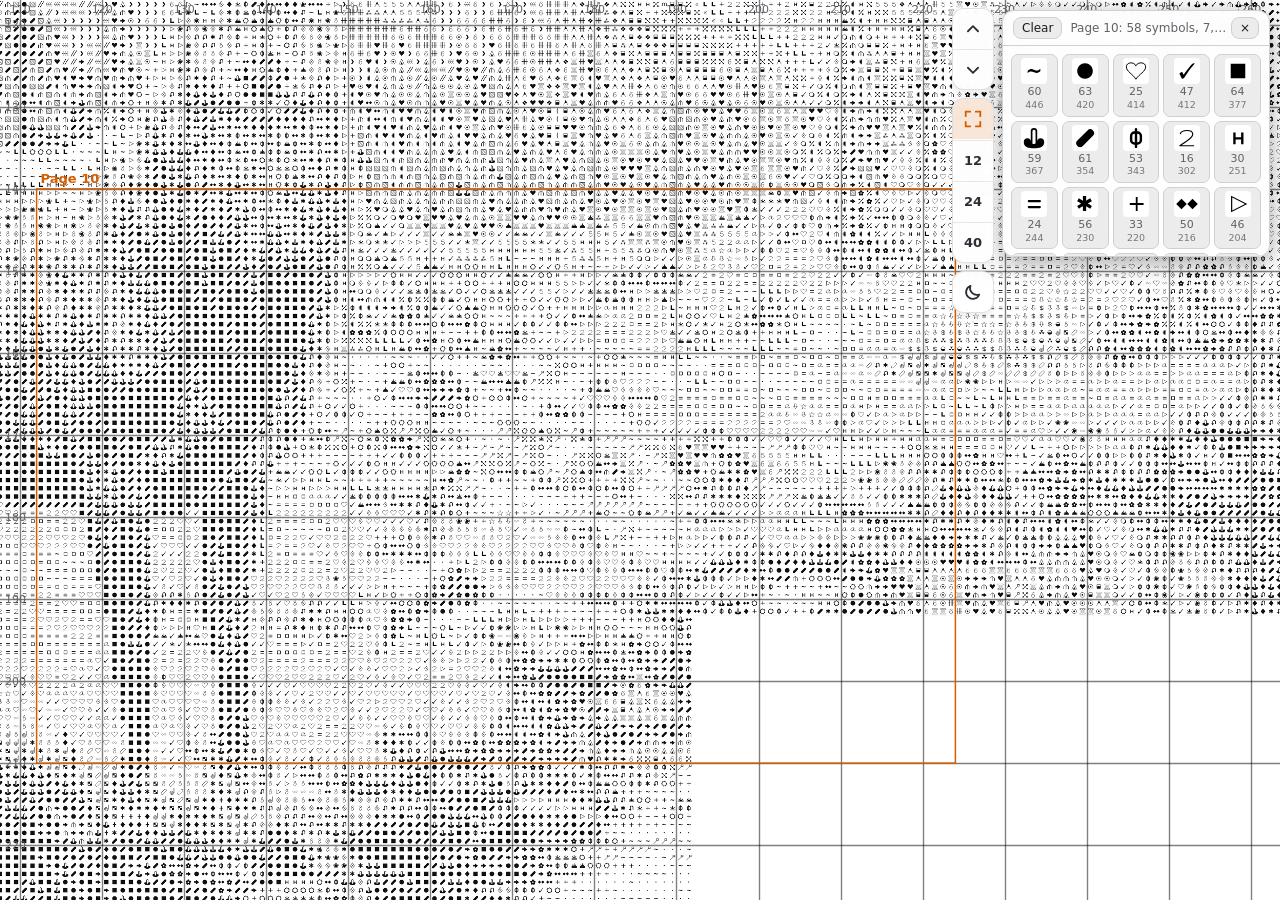
<file: index.html>
<!doctype html><html lang="en" data-theme="light"><head><meta charset="utf-8"><title>Chart viewer</title>
<meta name="viewport" content="width=device-width,initial-scale=1,maximum-scale=1,user-scalable=no,viewport-fit=cover">
<style>
:root{--selbg:#f2f2f2;--selfg:#111;--selinv:none;--bg:#121417;--panel:rgba(28,31,36,.94);--fg:#e6e6e6;--mut:#9aa0a6;--line:#3a3f46;--cell:#1c1f24;--sym:#e9e9e9;--grid:rgba(255,255,255,.13);--grid10:rgba(255,255,255,.38);--acc:#E69F00;--acc2:#56B4E9;--btn:#2a2e35}
[data-theme=light]{--selbg:#000;--selfg:#fff;--selinv:invert(1);--bg:#f3f3f1;--panel:rgba(255,255,255,.95);--fg:#1d1d1d;--mut:#5f6368;--line:#d0d0d0;--cell:#ffffff;--sym:#111;--grid:rgba(0,0,0,.16);--grid10:rgba(0,0,0,.5);--acc:#D55E00;--acc2:#E69F00;--btn:#ececec}
*{box-sizing:border-box}html,body{margin:0;height:100%;overflow:hidden;background:var(--bg);color:var(--fg);font:14px/1.35 system-ui,-apple-system,"Segoe UI",sans-serif}
canvas{position:fixed;inset:0;width:100vw;height:100vh;touch-action:none;cursor:grab;display:block}canvas.drag{cursor:grabbing}
.panel{position:fixed;background:var(--panel);border:1px solid var(--line);border-radius:12px;box-shadow:0 6px 24px rgba(0,0,0,.35);backdrop-filter:blur(6px)}
#bar{top:calc(10px + env(safe-area-inset-top));left:calc(10px + env(safe-area-inset-left));display:flex;align-items:center;gap:6px;padding:6px;flex-wrap:wrap;max-width:calc(100vw - 340px)}body.noleg #bar{max-width:calc(100vw - 20px)}
#bar.min .full{display:none}
button,select,input{font:inherit;color:var(--fg);background:var(--btn);border:1px solid var(--line);border-radius:8px;padding:5px 9px}
button{cursor:pointer}button:hover{border-color:var(--acc2)}button.on{outline:2px solid var(--acc);outline-offset:-2px}
input[type=number]{width:62px}.sep{width:1px;height:22px;background:var(--line)}.t{font-weight:600;padding:0 4px}
nav a{color:var(--acc2);margin:0 4px;font-size:13px}
#leg{top:10px;right:10px;bottom:auto;max-height:calc(100vh - 20px);width:268px;display:flex;flex-direction:column;transition:transform .2s}
#leg.hide{transform:translateX(calc(100% + 20px))}
#legHead{padding:10px 12px;border-bottom:1px solid var(--line);display:flex;justify-content:space-between;align-items:center;gap:8px}
#legFilter{flex:1;min-width:0}#legList{overflow:auto;padding:8px;flex:1;display:grid;grid-template-columns:repeat(auto-fill,minmax(40px,1fr));gap:4px;align-content:start}
#selBar{padding:6px 10px;border-bottom:1px solid var(--line);display:flex;flex-wrap:wrap;gap:4px;align-items:center;font-size:12px}#selBar button{padding:2px 8px;font-size:12px}#selSum{width:100%;color:var(--mut)}
.chip{position:relative;padding:3px 2px 6px;display:flex;flex-direction:column;align-items:center;gap:1px;border-radius:7px;min-width:0}.chip img{width:26px;height:26px;background:#fff;border-radius:4px;padding:1px}.chip .cn{font-size:11px;font-variant-numeric:tabular-nums;color:var(--mut)}.chip .cs{position:absolute;left:4px;right:4px;bottom:2px;height:3px;border-radius:2px}
.chip .pc{display:block;font-size:9.5px;line-height:1;opacity:.85}#legBtn{display:inline-flex;align-items:center;gap:4px;white-space:nowrap}#legTab .legSel,#legSel{display:inline-flex;gap:2px;align-items:center;vertical-align:middle}#legTab img.mini,#legSel img.mini{width:16px;height:16px;background:#fff;filter:var(--selinv);border-radius:3px;padding:1px}#legSel .more{font-size:12px;margin-left:2px}
.chip.on img{filter:var(--selinv)}.chip.on{background:var(--selbg)!important;outline:2.5px solid var(--acc);outline-offset:-2px;background:rgba(127,127,127,.22)}.chip.on .cn{color:var(--selfg);font-weight:700}
.row{display:grid;grid-template-columns:26px 22px 26px 1fr;gap:6px;align-items:center;padding:4px 6px;border-radius:8px;cursor:pointer}
.row:hover{background:rgba(127,127,127,.15)}.row.on{outline:2px solid var(--acc)}
.row .sw{width:20px;height:20px;border-radius:4px;border:1px solid rgba(127,127,127,.6)}.row img{width:24px;height:24px;background:#fff;border-radius:4px;padding:1px}
.row small{color:var(--mut)}.mm{color:var(--acc)}.nr{font-variant-numeric:tabular-nums;text-align:right;color:var(--mut)}
#legTab{top:50%;right:10px;padding:6px 10px;display:none;cursor:pointer}
#leg.hide~#legTab{display:block}
#status{left:10px;bottom:10px;padding:6px 12px;font-size:13px;color:var(--mut);max-width:calc(100vw - 20px)}#status b{color:var(--fg)}
#tip{position:fixed;pointer-events:none;display:none;padding:6px 9px;font-size:13px;border-radius:8px;z-index:5}
#help{display:none;top:60px;left:10px;padding:10px 14px;font-size:13px}#help.show{display:block}kbd{border:1px solid var(--line);border-radius:4px;padding:0 4px;background:var(--btn)}
#bar .ico{display:none}#pgLbl{padding:0 6px;white-space:nowrap}.grp{display:inline-flex;gap:2px;align-items:center}.seg{gap:0}.seg button{border-radius:0;margin-left:-1px;padding:5px 8px}.seg button:first-child{border-radius:8px 0 0 8px}.seg button:last-child{border-radius:0 8px 8px 0}.seg button.on{background:var(--acc);color:#000;outline:none}
@media (max-width:700px){
 #bar{left:calc(6px + env(safe-area-inset-left));right:calc(6px + env(safe-area-inset-right));top:calc(6px + env(safe-area-inset-top));max-width:none!important;flex-wrap:nowrap;gap:4px;padding:4px;overflow:hidden}
 #bar .t,#bar .lbl,#bar .sep{display:none}#bar .ico{display:inline}#bar button{padding:4px 6px;min-width:30px}#legSel img.mini{width:13px;height:13px}#bar #pgLbl{font-size:12px}
 #bar .ovf,#bar .mz{display:none}
 #zSeg.side{position:fixed;right:calc(6px + env(safe-area-inset-right));top:calc(60px + env(safe-area-inset-top));flex-direction:column;padding:3px;gap:0;z-index:4}#zSeg.side button{border-radius:0;margin:0 0 -1px 0;padding:6px 4px;min-width:38px;font-size:12px}#zSeg.side button:first-child{border-radius:8px 8px 0 0}#zSeg.side button:last-child{border-radius:0 0 8px 8px}#bar.menu .mz{display:inline-flex}#pgCtl{display:inline-flex;align-items:center}#bar #pgLbl{padding:0 3px;font-size:13px}#bar.menu{flex-wrap:wrap;overflow:visible}#bar.menu .ovf{display:inline-flex;align-items:center;gap:4px}#bar.menu nav{width:100%;padding:4px}
 #bar.min .full{display:none}
 #leg{left:env(safe-area-inset-left);right:env(safe-area-inset-right);width:auto;top:auto;bottom:0;height:auto;max-height:50vh;border-radius:14px 14px 0 0;padding-bottom:env(safe-area-inset-bottom)}
 #leg.hide{transform:translateY(calc(100% + 10px))}#legList{grid-template-columns:repeat(auto-fill,minmax(38px,1fr))}
 #legTab{top:auto;bottom:calc(8px + env(safe-area-inset-bottom));right:calc(8px + env(safe-area-inset-right));writing-mode:horizontal-tb;padding:6px 12px}
 #status{top:calc(52px + env(safe-area-inset-top));bottom:auto;left:calc(6px + env(safe-area-inset-left));right:auto;max-width:calc(100vw - 12px);font-size:11.5px;padding:3px 9px;white-space:nowrap;overflow:hidden;text-overflow:ellipsis}
 #help{top:calc(52px + env(safe-area-inset-top));left:6px;right:6px}
}
#bar{flex-wrap:nowrap!important;max-width:calc(100vw - 20px)!important;gap:6px}#bar button{display:inline-flex;align-items:center;justify-content:center}#pgLbl{min-width:3.4em;text-align:center}
#unused{position:fixed;left:calc(10px + env(safe-area-inset-left));bottom:calc(10px + env(safe-area-inset-bottom));width:30px;height:30px;border-radius:50%;padding:0;opacity:.6;font-weight:600;z-index:4}#helpFab:hover{opacity:1}
#legTab{top:auto!important;bottom:calc(10px + env(safe-area-inset-bottom));right:calc(10px + env(safe-area-inset-right));writing-mode:horizontal-tb!important;padding:6px 12px}
#selBar [hidden]{display:none!important}#selSum{flex:1;min-width:0;white-space:nowrap;overflow:hidden;text-overflow:ellipsis;padding-left:4px}#legClose{margin-left:auto;padding:2px 9px}#devMenu[hidden],#fsTop[hidden]{display:none!important}#help{max-width:min(560px,calc(100vw - 24px))}
@media (max-width:700px){#bar button{min-width:30px;padding:4px 6px}#zSeg button{padding:4px 7px}}

/* vertical floating sidebar (right edge) */
#bar{position:fixed;top:calc(8px + env(safe-area-inset-top));right:calc(8px + env(safe-area-inset-right));left:auto!important;bottom:auto;display:flex!important;flex-direction:column;gap:6px;padding:0!important;background:none!important;border:0!important;box-shadow:none!important;max-width:none!important;overflow-y:auto;overflow-x:hidden;scrollbar-width:none;z-index:5}
#bar::-webkit-scrollbar{display:none}
#bar .pill{display:flex;flex-direction:column;background:var(--panel);border:1px solid var(--line);border-radius:12px;box-shadow:0 4px 16px rgba(0,0,0,.3);backdrop-filter:blur(6px);padding:2px;flex:none}
#bar .pill[hidden]{display:none!important}
#bar .pill button{width:34px;height:30px;min-width:0!important;padding:0!important;margin:0!important;border-radius:9px!important;border:0;display:flex;align-items:center;justify-content:center;font-size:12px}
#bar .seg button+button{margin-top:1px!important}
@media (max-height:480px){#bar{gap:4px}#bar .pill button{height:26px;width:32px}}

/* cohesive segmented sidebar */
:root{--pillbd:rgba(0,0,0,.12);--pillsh:0 2px 10px rgba(0,0,0,.10);--div:rgba(0,0,0,.09);--hov:rgba(0,0,0,.05);--prs:rgba(0,0,0,.10);--pilltx:#2b2f35}
[data-theme=dark]{--pillbd:rgba(255,255,255,.12);--pillsh:0 2px 12px rgba(0,0,0,.45);--div:rgba(255,255,255,.10);--hov:rgba(255,255,255,.06);--prs:rgba(255,255,255,.12);--pilltx:#e3e6ea}
#bar{gap:8px!important}
#bar .pill,#legTab{background:var(--panel)!important;border:1px solid var(--pillbd)!important;border-radius:12px!important;box-shadow:var(--pillsh)!important;padding:0!important;overflow:hidden;backdrop-filter:blur(8px)}
#bar .pill button{all:unset;box-sizing:border-box;width:40px;height:40px;display:flex;align-items:center;justify-content:center;cursor:pointer;color:var(--pilltx);font:600 13px/1 system-ui,sans-serif;font-variant-numeric:tabular-nums;border-radius:0!important;margin:0!important;transition:background .12s,color .12s;-webkit-tap-highlight-color:transparent}
#bar .pill button+button,#bar .pill span[hidden]+button{border-top:1px solid var(--div)}
#bar .pill button:hover{background:var(--hov)}#bar .pill button:active{background:var(--prs)}
#bar .pill button:focus-visible{box-shadow:inset 0 0 0 2px var(--acc)}
#bar .pill button.on{background:color-mix(in srgb,var(--acc) 15%,transparent)!important;color:var(--acc)!important;outline:none}
#bar svg{width:18px;height:18px;stroke-width:1.6;display:block}
#legTab{height:40px;padding:0 14px!important;display:none;align-items:center;gap:6px;color:var(--pilltx);font:600 13px/1 system-ui,sans-serif;box-sizing:border-box}
#leg.hide~#legTab{display:flex!important}
#legTab:active{background:var(--prs)!important}
@media (max-width:700px){#bar .pill button{width:44px;height:44px}#legTab{height:44px}}
@media (max-height:480px){#bar{gap:6px!important}#bar .pill button{width:36px;height:34px}}
button,.chip,#leg,#legTab,#bar,#help,input,label{touch-action:manipulation}
</style></head><body>
<canvas id="cv"></canvas>
<div id="bar">
 <span class="pill" id="devPill" hidden><button id="devMenu" title="Dev menu: extra controls and help (?)" aria-label="Menu">☰</button></span>
 <span class="pill" id="pgCtl"><button id="pgPrev" title="Previous page (−)" aria-label="Previous page"><svg viewBox="0 0 16 16" width="15" height="15" fill="none" stroke="currentColor" stroke-width="1.8" stroke-linecap="round" stroke-linejoin="round"><path d="M3.5 10l4.5-4.5 4.5 4.5"/></svg></button><span id="pgN" hidden>1</span><button id="pgNext" title="Next page (+)" aria-label="Next page"><svg viewBox="0 0 16 16" width="15" height="15" fill="none" stroke="currentColor" stroke-width="1.8" stroke-linecap="round" stroke-linejoin="round"><path d="M3.5 6l4.5 4.5 4.5-4.5"/></svg></button></span>
 <span class="pill seg" id="zSeg" title="Zoom presets (wheel, pinch and [ ] still zoom freely)"><button data-z="fit" title="Fit page / chart (0)" aria-label="Fit"><svg viewBox="0 0 16 16" width="15" height="15" fill="none" stroke="currentColor" stroke-width="1.6" stroke-linecap="round"><path d="M1.5 5.5v-4h4M10.5 1.5h4v4M14.5 10.5v4h-4M5.5 14.5h-4v-4"/></svg></button><button data-z="12" title="12 px per stitch">12</button><button data-z="24" title="24 px per stitch">24</button><button data-z="40" title="40 px per stitch">40</button></span>
 <span class="pill"><button id="themeBtn" title="Light / dark (T)" aria-label="Light / dark"></button></span>
 <span class="pill" id="fsPill"><button id="fsTop" title="Fullscreen (F)" aria-label="Fullscreen" hidden><svg viewBox="0 0 16 16" width="15" height="15" fill="none" stroke="currentColor" stroke-width="1.6" stroke-linecap="round" stroke-linejoin="round"><path d="M10 2h4v4M14 2l-4.5 4.5M6 14H2v-4M2 14l4.5-4.5"/></svg></button></span>
</div>
<div hidden><button id="minBtn"></button><button id="focBtn"></button><button id="legBtn"><span id="legSel">All</span></button><button id="fsBtn"></button><button id="helpBtn"></button></div>

<div id="help" class="panel"><b>Controls</b><br>Drag / one finger: pan · Wheel / pinch: zoom · Double-click / double-tap: zoom in<br>
<kbd>F</kbd> fullscreen · <kbd>L</kbd> legend · <kbd>T</kbd> light/dark · Zoom presets: Fit · 12 · 24 · 40 px per stitch · <kbd>+</kbd>/<kbd>−</kbd> zoom (in page focus: next/previous page, wrapping 16→1 and 1→16) · <kbd>]</kbd>/<kbd>[</kbd> zoom in/out (always) · <kbd>0</kbd> fit (chart, or the page in focus) · <kbd>P</kbd> page focus on/off · arrow keys pan · <kbd>Esc</kbd> clear legend selection and cell pick / close help · click/tap a cell to pick it (frame); click again to clear · <kbd>O</kbd> low-confidence outline · <kbd>G</kbd> jump to row/col · <kbd>?</kbd> this help<br>Page focus shows one printed page (4×4 layout): the page is outlined; the selection is kept when you change page. It is on by default (page 10).<div style="margin-top:8px;display:flex;flex-wrap:wrap;gap:8px;align-items:center"><label><input type="checkbox" id="lowChk"> Low-confidence outline (<kbd>O</kbd>)</label> <span>Row <input id="gr" type="number" min="1" style="width:4em"> Col <input id="gc" type="number" min="1" style="width:4em"> <button id="goBtn">Go</button> (<kbd>G</kbd>)</span> <button id="fsBtn2">⛶ Fullscreen (F)</button> <button id="focBtn2">Page focus on/off (P)</button></div><nav style="margin-top:6px"><a href="review.html">Review</a> · <a href="compare.html">Compare</a> · <a href="symbols.html">Symbols</a></nav></div>
<div id="leg" class="panel"><div id="selBar"><button id="selClr">Clear</button><button id="selInv" hidden></button><button id="selVis" hidden></button><span id="selSum"></span><button id="legClose" title="Hide legend (L)" aria-label="Close legend">×</button></div><div id="legList"></div></div>
<div id="legTab" class="panel" title="Show legend (L)">Legend</div>
<div id="status" hidden></div><div id="tip" class="panel"></div>
<script type="module">
import {start,keyMap,getCorr} from './js/bundle.js?v=5';
import {loadSymbols,symbolBitmap,symUrl} from './js/symbols.js?v=5';
const $=id=>document.getElementById(id),cv=$('cv'),ctx=cv.getContext('2d'),tip=$('tip'),st=$('status');
const MINPX=2.5,MAXPX=90;
let B=null,K={},grid=null,R=0,C=0,mode='sym' /* colours mode removed: always symbols */,sel=new Set(),CNT={},showLow=false,lowSet=new Set(),dpr=1;
let view={s:8,x:0,y:0},target=null,raf=0;
const css=n=>getComputedStyle(document.documentElement).getPropertyValue(n).trim();
let TH={};function theme(t){document.documentElement.dataset.theme=t;try{localStorage.setItem('deerchart:theme',t)}catch(e){}
  $('themeBtn').innerHTML=t==='dark'?'<svg viewBox="0 0 16 16" width="16" height="16" fill="none" stroke="currentColor" stroke-width="1.5" stroke-linecap="round"><circle cx="8" cy="8" r="3"/><path d="M8 1v2M8 13v2M1 8h2M13 8h2M3 3l1.4 1.4M11.6 11.6L13 13M3 13l1.4-1.4M11.6 4.4L13 3"/></svg>':'<svg viewBox="0 0 16 16" width="16" height="16" fill="none" stroke="currentColor" stroke-width="1.6" stroke-linejoin="round"><path d="M13.5 10.2A6 6 0 0 1 5.8 2.5 6 6 0 1 0 13.5 10.2z"/></svg>';TH={bg:css('--bg'),cell:css('--cell'),sym:css('--sym'),grid:css('--grid'),grid10:css('--grid10'),acc:css('--acc'),acc2:css('--acc2'),fg:css('--fg'),mut:css('--mut')};tilesReset();draw();}
function lum(h){const n=parseInt(h.slice(1),16);return 0.299*(n>>16)+0.587*((n>>8)&255)+0.114*(n&255);}
const isDark=()=>document.documentElement.dataset.theme==='dark';
const isOn=nr=>!sel.size||sel.has(nr);
let zp='fit',focus=false,page=10,FR=null;const PAD=3; // fit padding (stitches) so a little of the dimmed surroundings shows
function pageRect(n){const p=B.meta.pages.find(x=>x.n===n);const r0=p.row-1,c0=p.col-1;return {r0,c0,r1:r0+p.rows,c1:c0+p.cols,
  m0r:r0-PAD,m0c:c0-PAD,m1r:r0+p.rows+PAD,m1c:c0+p.cols+PAD};}
const outF=()=>false; // outside the page is dimmed by a veil, not greyed
// unselected cells: desaturated + dimmed swatch, symbol still drawn in a muted tone
function greyOf(h){const l=lum(h),dark=document.documentElement.dataset.theme==='dark',v=Math.round(dark?34+l*0.16:212+l*0.12);return `rgb(${v},${v},${v})`;}
function cellFill(k,off){if(!k)return TH.cell;if(sel.size&&sel.has(k.nr)&&!off)return isDark()?'#f2f2f2':'#000';if(off||!isOn(k.nr))return mode==='col'?greyOf(k.hex):TH.cell;return mode==='col'?k.hex:TH.cell;}
function symCol(k,off){if(sel.size&&sel.has(k.nr)&&!off)return isDark()?'#111':'#fff';if(off||!isOn(k.nr))return document.documentElement.dataset.theme==='dark'?'#5f646c':'#a3a3a3';return mode==='col'?(lum(k.hex)<120?'#fff':'#000'):TH.sym;}
// ---- low zoom LOD: 64x64-cell tile bitmaps at power-of-2 pitches (2,4,8,16 device px), built lazily + in idle time.
// Base tiles hold the plain chart (theme only); the selection highlight is a separate overlay tile layer.
const TS=64,LV=[2,4,8,16],MOB=matchMedia('(pointer:coarse)').matches||innerWidth<=700,CAP=(MOB?48:256)*1048576;
const TB=new Map(),TO=new Map();let tBytes=0,ovKey='';
function mkCanvas(w,h){if(typeof OffscreenCanvas!=='undefined')return new OffscreenCanvas(w,h);const c=document.createElement('canvas');c.width=w;c.height=h;return c;}
function tilesReset(){TB.clear();TO.clear();tBytes=0;}
function ovReset(){for(const c of TO.values())tBytes-=c.width*c.height*4;TO.clear();}
function lruGet(M,k){const c=M.get(k);if(c){M.delete(k);M.set(k,c);}return c;}
function evict(){while(tBytes>CAP&&(TO.size||TB.size)){const M=TO.size>TB.size/2?TO:TB;const [k,c]=M.entries().next().value;M.delete(k);tBytes-=c.width*c.height*4;}}
function buildTile(L,tx,ty,over){const q0=tx*TS,r0=ty*TS,nq=Math.min(TS,C-q0),nr_=Math.min(TS,R-r0);const c=mkCanvas(nq*L,nr_*L),x=c.getContext('2d');
  const sz=L>=5?Math.round(L*.86):L,o=Math.floor((L-sz)/2);
  if(!over){x.fillStyle=TH.cell;x.fillRect(0,0,c.width,c.height);}
  for(let r=0;r<nr_;r++)for(let q=0;q<nq;q++){const nr=grid[(r0+r)*C+q0+q],k=K[nr];if(!k)continue;
    if(!over){x.drawImage(symbolBitmapRaw(nr,sz,TH.sym),q*L+o,r*L+o);continue;}
    x.fillStyle=cellFill(k,false);x.fillRect(q*L,r*L,L,L);x.drawImage(symbolBitmapRaw(nr,sz,symCol(k,false)),q*L+o,r*L+o);}
  (over?TO:TB).set(L+'|'+tx+'|'+ty,c);tBytes+=c.width*c.height*4;evict();return c;}
function tile(L,tx,ty,over,canBuild){const M=over?TO:TB,k=L+'|'+tx+'|'+ty;return lruGet(M,k)||(canBuild?buildTile(L,tx,ty,over):null);}
let idleH=0;const ric=window.requestIdleCallback||(f=>setTimeout(()=>f({timeRemaining:()=>8}),60));
function idleBuild(list){if(idleH)return;idleH=1;ric(function step(d){idleH=0;while(list.length&&d.timeRemaining()>3){const [L,tx,ty,o]=list.shift();if(!(o?TO:TB).has(L+'|'+tx+'|'+ty)&&tBytes<CAP*0.85)buildTile(L,tx,ty,o);}if(list.length){idleH=1;ric(step);}});}
const RAW=new Map();function symbolBitmapRaw(nr,px,col){const k=nr+'|'+px+'|'+col;let c=RAW.get(k);if(c)return c;
  c=document.createElement('canvas');c.width=c.height=px;const x=c.getContext('2d');const b=symbolBitmap(nr,px/dpr,col);x.drawImage(b,0,0,px,px);RAW.set(k,c);return c;}
function draw(){if(raf)return;raf=requestAnimationFrame(render);}
let saveT=0;function saveNow(){if(!B)return;const v=target||view;try{localStorage.setItem('deerchart:view',JSON.stringify({s:v.s,x:v.x,y:v.y,zp,sel:[...sel],focus,page,mode,low:showLow,leg:!$('leg').classList.contains('hide'),w:innerWidth,h:innerHeight,picked:picked?{r:picked.r,c:picked.c}:null}))}catch(e){}}
function save(){clearTimeout(saveT);saveT=setTimeout(saveNow,250);}addEventListener('pagehide',saveNow);document.addEventListener('visibilitychange',()=>{if(document.hidden)saveNow();});
let lastMiss=0,gestUntil=0;const snap=document.createElement('canvas');let snapV=null;
function gesturing(){return P.size>=2||performance.now()<gestUntil||!!target;}
function endGesture(){clearTimeout(endGesture.t);endGesture.t=setTimeout(()=>{gestUntil=0;draw();},170);}
function render(){raf=0;if(B)save();if(target){const k=0.28;view.s+= (target.s-view.s)*k;view.x+=(target.x-view.x)*k;view.y+=(target.y-view.y)*k;
    if(Math.abs(target.s-view.s)<0.01*target.s&&Math.abs(target.x-view.x)<0.5&&Math.abs(target.y-view.y)<0.5){view={...target};target=null;status();}else draw();}
  const W=cv.width,H=cv.height;
  if(B&&snapV&&gesturing()){const k=view.s/snapV.s;ctx.setTransform(1,0,0,1,0,0);ctx.fillStyle=TH.bg;ctx.fillRect(0,0,W,H);ctx.imageSmoothingEnabled=true;ctx.imageSmoothingQuality='low';
    ctx.drawImage(snap,(view.x-snapV.x*k)*dpr,(view.y-snapV.y*k)*dpr,W*k,H*k);return;}
  ctx.setTransform(1,0,0,1,0,0);ctx.fillStyle=TH.bg;ctx.fillRect(0,0,W,H);if(!B)return;
  const s=view.s*dpr,ox=view.x*dpr,oy=view.y*dpr;
  const c0=Math.max(0,Math.floor(-ox/s)),c1=Math.min(C,Math.ceil((W-ox)/s)),r0=Math.max(0,Math.floor(-oy/s)),r1=Math.min(R,Math.ceil((H-oy)/s));
  if(c1<=c0||r1<=r0)return;
  if(s<16){const tx0=Math.floor(c0/TS),tx1=Math.floor((c1-1)/TS),ty0=Math.floor(r0/TS),ty1=Math.floor((r1-1)/TS),ov=sel.size>0,idle=[];
    let L=LV.find(v=>v>=s)||16;const nT=(tx1-tx0+1)*(ty1-ty0+1)*(ov?2:1);while(L>2&&nT*(TS*L)**2*4>CAP*0.6)L/=2;// memory cap: drop a level rather than thrash
    const t0=performance.now();let miss=0;ctx.imageSmoothingEnabled=true;ctx.imageSmoothingQuality=L>s*1.4?'high':'low';
    for(let pass=0;pass<(ov?2:1);pass++)for(let ty=ty0;ty<=ty1;ty++)for(let tx=tx0;tx<=tx1;tx++){const o=pass===1;
      let t=tile(L,tx,ty,o,performance.now()-t0<12),Lu=L;
      if(!t){miss++;for(const L2 of LV){t=tile(L2,tx,ty,o,false);if(t){Lu=L2;break;}}}
      const dx=ox+tx*TS*s,dy=oy+ty*TS*s;
      if(t)ctx.drawImage(t,dx,dy,t.width*s/Lu,t.height*s/Lu);else if(!o){ctx.fillStyle=TH.cell;ctx.fillRect(dx,dy,Math.min(TS,C-tx*TS)*s,Math.min(TS,R-ty*TS)*s);}}
    if(miss)draw();else{// prefetch a ring around the view at this level, plus the coarse levels, in idle time
      for(let ty=Math.max(0,ty0-1);ty<=Math.min(Math.ceil(R/TS)-1,ty1+1);ty++)for(let tx=Math.max(0,tx0-1);tx<=Math.min(Math.ceil(C/TS)-1,tx1+1);tx++){idle.push([L,tx,ty,false]);if(ov)idle.push([L,tx,ty,true]);}
      for(const L2 of [2,4])if(L2<L)for(let ty=0;ty<Math.ceil(R/TS);ty++)for(let tx=0;tx<Math.ceil(C/TS);tx++)idle.push([L2,tx,ty,false]);idleBuild(idle);}
    lastMiss=miss;}
  else{lastMiss=0;const sz=Math.round(s*0.86);for(let r=r0;r<r1;r++)for(let q=c0;q<c1;q++){const nr=grid[r*C+q],k=K[nr],x=Math.round(ox+q*s),y=Math.round(oy+r*s),w=Math.round(ox+(q+1)*s)-x;
      const off=outF(r,q);ctx.fillStyle=cellFill(k,off);ctx.fillRect(x,y,w,w);
      if(k)ctx.drawImage(symbolBitmapRaw(nr,sz,symCol(k,off)),x+Math.round((w-sz)/2),y+Math.round((w-sz)/2));}
    ctx.globalAlpha=1;}
  // grid: fine lines once cells are big enough, bold every 10
  ctx.globalAlpha=1;const line=(v,horiz,colr,lw)=>{ctx.strokeStyle=colr;ctx.lineWidth=lw;ctx.beginPath();if(horiz){const y=Math.round(oy+v*s)+.5;ctx.moveTo(ox+c0*s,y);ctx.lineTo(ox+c1*s,y);}else{const x=Math.round(ox+v*s)+.5;ctx.moveTo(x,oy+r0*s);ctx.lineTo(x,oy+r1*s);}ctx.stroke();};
  if(s>=10){for(let q=c0;q<=c1;q++)if(q%10)line(q,false,TH.grid,1);for(let r=r0;r<=r1;r++)if(r%10)line(r,true,TH.grid,1);}
  const bw=Math.max(1,Math.min(2.5,s/6))*Math.min(dpr,2);
  for(let q=Math.ceil(c0/10)*10;q<=c1;q+=10)line(q,false,TH.grid10,bw);for(let r=Math.ceil(r0/10)*10;r<=r1;r+=10)line(r,true,TH.grid10,bw);
  if(showLow){ctx.strokeStyle=TH.acc2;ctx.lineWidth=Math.max(2*dpr,s/6);for(const v of lowSet){const r=(v/C)|0,q=v%C;if(r>=r0&&r<r1&&q>=c0&&q<c1)ctx.strokeRect(ox+q*s+1,oy+r*s+1,s-2,s-2);}}
  if(focus&&FR){// page border outlined (cells outside render normally)
    const X=c=>ox+c*s,Y=r=>oy+r*s;ctx.save();ctx.beginPath();ctx.rect(0,0,W,H);ctx.rect(X(FR.c0),Y(FR.r0),(FR.c1-FR.c0)*s,(FR.r1-FR.r0)*s);
        ctx.strokeStyle=TH.acc;ctx.lineWidth=1.5*dpr;ctx.strokeRect(X(FR.c0),Y(FR.r0),(FR.c1-FR.c0)*s,(FR.r1-FR.r0)*s);
    ctx.font=`600 ${13*dpr}px system-ui`;ctx.fillStyle=TH.acc;ctx.textAlign='left';ctx.fillText(`Page ${page}`,X(FR.c0)+4*dpr,Y(FR.r0)-6*dpr);ctx.restore();}
  if(picked){const lw=2*dpr,pad=lw/2+0.5*dpr;ctx.strokeStyle=TH.acc;ctx.lineWidth=lw;ctx.strokeRect(ox+picked.c*s-pad,oy+picked.r*s-pad,s+2*pad,s+2*pad);}
  if(mark&&(!picked||mark.r!==picked.r||mark.c!==picked.c)){ctx.strokeStyle=TH.acc;ctx.lineWidth=2*dpr;ctx.strokeRect(ox+mark.c*s-2*dpr,oy+mark.r*s-2*dpr,s+4*dpr,s+4*dpr);}
  // rulers
  const fs=11*dpr;ctx.font=`${fs}px system-ui`;ctx.fillStyle=TH.bg;ctx.globalAlpha=.85;ctx.fillRect(0,H-0,0,0);ctx.globalAlpha=1;ctx.fillStyle=TH.mut;
  const step=s*10<28*dpr?50:10;ctx.textAlign='center';const ty=Math.max(fs+2,Math.min(H-4,oy-4));
  for(let q=Math.ceil(c0/step)*step;q<=c1;q+=step)if(q>0)ctx.fillText(q,ox+q*s,ty);
  ctx.textAlign='right';const tx=Math.max(26*dpr,Math.min(W-4,ox-4));
  for(let r=Math.ceil(r0/step)*step;r<=r1;r+=step)if(r>0)ctx.fillText(r,tx,oy+r*s+fs/3);
  if(!lastMiss){if(snap.width!==W||snap.height!==H){snap.width=W;snap.height=H;}snap.getContext('2d').drawImage(cv,0,0);snapV={...view};}
}
let mark=null,picked=null;
function placeSeg(){}
let rzT=0;function resize(){placeSeg();setTimeout(capLeg,0);clearTimeout(rzT);rzT=setTimeout(()=>{if(B&&zp==='fit')fit(false);},150);dpr=Math.min(3,window.devicePixelRatio||1);cv.width=Math.round(innerWidth*dpr);cv.height=Math.round(innerHeight*dpr);RAW.clear();tilesReset();draw();}
addEventListener('resize',resize);
function clampS(s){return Math.min(MAXPX,Math.max(innerWidth<=700?0.9:MINPX,s));}
function zoomAt(f,mx,my,smooth=true){const b=target||view,ns=clampS(b.s*f);const t={s:ns,x:mx-(mx-b.x)*ns/b.s,y:my-(my-b.y)*ns/b.s};if(smooth){target=t;}else{view=t;target=null;}draw();}
function avail(){const narrow=innerWidth<=700,legOpen=!$('leg').classList.contains('hide');const top=(narrow?56:72),
  leg=legOpen?(narrow?$('leg').getBoundingClientRect().height||innerHeight*0.5:0):0,legW=legOpen&&!narrow?288:0;
  return {x:12,y:top,w:innerWidth-legW-24,h:innerHeight-top-leg-(narrow?12:20)};}
function fitRect(r0,c0,r1,c1,smooth=true){const a=avail();const s=clampS(Math.min(a.w/(c1-c0),a.h/(r1-r0)));
  const t={s,x:a.x+(a.w-(c1-c0)*s)/2-c0*s,y:a.y+(a.h-(r1-r0)*s)/2-r0*s};if(smooth)target=t;else{view=t;target=null;}draw();}
function setFocus(on,n=page,smooth=true,keep=false){const prevV={...view};focus=on;page=((n-1+16)%16)+1;FR=focus?pageRect(page):null;$('focBtn').classList.toggle('on',focus);$('pgCtl').style.display='flex';
  $('pgN').textContent=page;if(B)legend();if(focus&&!keep){fit(false);if(zp&&zp!=='fit')preset(zp,false);else if(smooth){const t=view;view=prevV||view;target=t;}}status();save();draw();}
function fit(smooth=true){if(!B)return;if(focus&&FR)return fitRect(FR.m0r,FR.m0c,FR.m1r,FR.m1c,smooth);fitRect(0,0,R,C,smooth);}
function pageCounts(){const n={};for(let r=FR.r0;r<FR.r1;r++)for(let q=FR.c0;q<FR.c1;q++){const v=grid[r*C+q];n[v]=(n[v]||0)+1;}return n;}
// chip grid capped at exactly 3 chip rows; the rest scrolls inside it
function layBar(){const b=$('bar'),L=$('leg'),open=!L.classList.contains('hide'),narrow=innerWidth<=700;b.style.right='';b.style.maxHeight='';
  if(open&&!narrow){b.style.right=`calc(${innerWidth-L.getBoundingClientRect().left+8}px + 0px)`;}
  if(open&&narrow){b.style.maxHeight=Math.max(80,L.getBoundingClientRect().top-b.getBoundingClientRect().top-8)+'px';}else b.style.maxHeight=`calc(100vh - 16px - env(safe-area-inset-top) - env(safe-area-inset-bottom) - 44px)`;}
function capLeg(){setTimeout(layBar,0);const el=$('legList'),ch=el.querySelector('.chip');if(!ch)return;const cs=getComputedStyle(el),g=parseFloat(cs.rowGap)||4;
  el.style.flex='none';el.style.maxHeight=(3*ch.offsetHeight+2*g+parseFloat(cs.paddingTop)+parseFloat(cs.paddingBottom))+'px';}
function legend(){setTimeout(capLeg,0);const f='';const el=$('legList');el.innerHTML='';const PC=focus&&FR?pageCounts():null;
  const CC=PC||CNT,keys=[...B.key].sort((a,b)=>(CC[b.nr]||0)-(CC[a.nr]||0)||a.nr-b.nr); // most used first
  for(const k of keys){if(PC&&!PC[k.nr])continue;if(f&&!(String(k.nr)===f||k.symbol.toLowerCase().includes(f)||(k.code||'').toLowerCase().includes(f)))continue;
    const got=CNT[k.nr]||0,d=got-k.count,ch=document.createElement('button');ch.className='chip'+(sel.has(k.nr)?' on':'');
    ch.title=`#${k.nr} ${k.symbol}${k.code?' · '+k.code:''}\n`+(PC?`${PC[k.nr]} stitches on page ${page} · ${got} in chart`:`${got} stitches (key ${k.count}${d?`, ${d>0?'+':''}${d}`:''})`);
    ch.innerHTML=`<img alt="" src="${symUrl(k.nr)}"><span class="cn">${k.nr}${PC?`<small class="pc">${PC[k.nr]}</small>`:''}</span>`;
    ch.onclick=()=>{sel.has(k.nr)?sel.delete(k.nr):sel.add(k.nr);selChanged();};el.appendChild(ch);}
  legPill(CC);const tot=[...sel].reduce((a,n)=>a+(CNT[n]||0),0);
  if(PC){const shown=Object.keys(PC).length,ps=(FR.r1-FR.r0)*(FR.c1-FR.c0),selP=[...sel].filter(n=>PC[n]),pt=selP.reduce((a,n)=>a+PC[n],0),hid=sel.size-selP.length;
    $('selSum').innerHTML=`Page ${page}: ${shown} symbols, ${ps.toLocaleString()} stitches`+(sel.size?`<br><b>${selP.length}</b> selected here · <b>${pt.toLocaleString()}</b> stitches on this page (${(100*pt/ps).toFixed(1)}%)`+(hid?` · ${hid} more selected, not on this page`:''):'');return;}
  $('selSum').innerHTML=sel.size?`<b>${sel.size}</b> selected · <b>${tot.toLocaleString()}</b> stitches (${(100*tot/(R*C)).toFixed(1)}%)`:`None selected · ${(R*C).toLocaleString()} stitches total`;}
function legPill(CC){const el=$('legSel'),tab=$('legTab');if(!sel.size){el.textContent='All';tab.innerHTML='▤ All';return;}
  const top=[...sel].sort((a,b)=>(CC[b]||0)-(CC[a]||0)||a-b);el.innerHTML=top.slice(0,5).map(n=>`<img class="mini" alt="${n}" title="#${n}" src="${symUrl(n)}">`).join('')+(top.length>5?`<span class="more">+${top.length-5}</span>`:'');tab.innerHTML='▤ <span class="legSel">'+el.innerHTML+'</span>';}
function selChanged(){ovReset();legend();status();save();draw();}
function status(){} // bottom info bar removed; selection total lives in the legend
function cellAt(x,y){const q=Math.floor((x-view.x)/view.s),r=Math.floor((y-view.y)/view.s);return r>=0&&q>=0&&r<R&&q<C?{r,q}:null;}
function info(cell){const nr=grid[cell.r*C+cell.q],k=K[nr],cf=B.grid.conf?B.grid.conf[cell.r*C+cell.q]:null;
  return `Row ${cell.r+1}, col ${cell.q+1}<br>#${nr} ${k?k.symbol:''}${k&&k.code?' · '+k.code:''}${cf!=null?`<br>confidence ${cf}%`:''}`;}
function restoreView(){
  let sv=null;try{sv=JSON.parse(localStorage.getItem('deerchart:view'));}catch(e){sv=null;}
  const pageOf=n=>{n=Number(n);return Number.isInteger(n)&&n>=1&&n<=16?n:10;};
  // Old saves (before page focus) have no `focus` flag. Treat missing/invalid as on, page 10.
  // Only an explicit boolean false means the user turned focus off.
  if(!sv||typeof sv!=='object'||!isFinite(+sv.s)){setFocus(true,10,false);return;}
  const x=Number(sv.x),y=Number(sv.y);
  view={s:clampS(+sv.s),x:isFinite(x)?x+(innerWidth-(+sv.w||innerWidth))/2:0,y:isFinite(y)?y+(innerHeight-(+sv.h||innerHeight))/2:0};
  zp=sv.zp===undefined||sv.zp==='b10'||sv.zp==='10'?'fit':(String(sv.zp)==='12'||String(sv.zp)==='24'||String(sv.zp)==='40'?String(sv.zp):sv.zp==='fit'?'fit':null);
  if(Array.isArray(sv.sel))sel=new Set(sv.sel.map(Number).filter(n=>K[n]));
  if(sv.picked&&Number.isInteger(+sv.picked.r)&&Number.isInteger(+sv.picked.c)){const r=+sv.picked.r,c=+sv.picked.c;if(r>=0&&r<R&&c>=0&&c<C)picked={r,c};}
  if(sv.low){showLow=true;$('lowChk').checked=true;}
  if(sv.leg===false&&!$('leg').classList.contains('hide'))togLeg();
  legend();
  const pg=pageOf(sv.page);
  if(sv.focus===false){page=pg;FR=null;focus=false;$('focBtn').classList.remove('on');fit(false);}
  else setFocus(true,pg,false,true);
}
async function onLoad(b){B=b;K=keyMap(b);R=b.grid.rows;C=b.grid.cols;await loadSymbols();
  grid=Int16Array.from(b.grid.nr);const corr=getCorr();for(const [rc,v] of Object.entries(corr)){const [r,c]=rc.split(',').map(Number);grid[(r-1)*C+(c-1)]=v;}
  lowSet=new Set((b.grid.low||[]).filter(([r,c])=>!corr[r+','+c]).map(([r,c])=>(r-1)*C+(c-1)));$('gr').max=R;$('gc').max=C;
  CNT={};grid.forEach(v=>CNT[v]=(CNT[v]||0)+1);legend();resize();
  try{restoreView();}catch(e){try{setFocus(true,10,false);}catch(e2){}}

  segUI();status();draw();
  // fit again once layout (toolbar, legend sheet state, safe areas) has settled
  requestAnimationFrame(()=>requestAnimationFrame(()=>{if(zp)preset(zp,false);}));setTimeout(()=>{if(zp)preset(zp,false);},400);}
// ---- input: mouse, wheel, touch (pointer events with pinch)
const P=new Map();let pan=null,pinch=null,moved=false,lastTap=0;
cv.addEventListener('pointerdown',e=>{cv.setPointerCapture(e.pointerId);P.set(e.pointerId,{x:e.clientX,y:e.clientY});moved=false;target=null;
  if(P.size===1)pan={x:e.clientX,y:e.clientY,vx:view.x,vy:view.y};
  if(P.size===2){const [a,b]=[...P.values()];pinch={d:Math.hypot(a.x-b.x,a.y-b.y),mx:(a.x+b.x)/2,my:(a.y+b.y)/2,v:{...view}};pan=null;}cv.classList.add('drag');});
cv.addEventListener('pointermove',e=>{if(P.has(e.pointerId))P.set(e.pointerId,{x:e.clientX,y:e.clientY});
  if(pinch&&P.size===2){const [a,b]=[...P.values()],d=Math.hypot(a.x-b.x,a.y-b.y),mx=(a.x+b.x)/2,my=(a.y+b.y)/2,ns=clampS(pinch.v.s*d/pinch.d);
    if(zp){zp=null;segUI();}view={s:ns,x:mx-(pinch.mx-pinch.v.x)*ns/pinch.v.s,y:my-(pinch.my-pinch.v.y)*ns/pinch.v.s};moved=true;draw();status();return;}
  if(pan){const dx=e.clientX-pan.x,dy=e.clientY-pan.y;if(Math.abs(dx)+Math.abs(dy)>3)moved=true;view.x=pan.vx+dx;view.y=pan.vy+dy;draw();return;}
});
const up=e=>{const wasPinch=P.size>=2;P.delete(e.pointerId);if(P.size<2)pinch=null;if(wasPinch){gestUntil=0;draw();}if(P.size===1){const [a]=[...P.values()];pan={x:a.x,y:a.y,vx:view.x,vy:view.y};}
  if(P.size===0){pan=null;cv.classList.remove('drag');
    if(!moved&&B){const now=Date.now();if(now-lastTap<300){zp=null;segUI();zoomAt(2,e.clientX,e.clientY);lastTap=0;}else{lastTap=now;const c=cellAt(e.clientX,e.clientY);if(c){if(picked&&picked.r===c.r&&picked.c===c.q)picked=null;else picked={r:c.r,c:c.q};saveNow();draw();}}}}};
cv.addEventListener('pointerup',up);cv.addEventListener('pointercancel',up);
cv.addEventListener('wheel',e=>{e.preventDefault();gestUntil=performance.now()+400;endGesture();if(zp){zp=null;segUI();}const dz=e.ctrlKey?e.deltaY*3:e.deltaY;zoomAt(Math.exp(-dz*0.0022),e.clientX,e.clientY);setTimeout(status,250);},{passive:false});
// ---- controls

function setMode(m){mode=m;document.querySelectorAll('[data-mode]').forEach(x=>x.classList.toggle('on',x.dataset.mode===m));tilesReset();draw();}
$('focBtn').onclick=()=>setFocus(!focus);$('pgPrev').onclick=()=>setFocus(true,page-1);$('pgNext').onclick=()=>setFocus(true,page+1);
const zIn=()=>{zp=null;segUI();zoomAt(1.6,innerWidth/2,innerHeight/2);},zOut=()=>{zp=null;segUI();zoomAt(1/1.6,innerWidth/2,innerHeight/2);};
function segUI(){document.querySelectorAll('#zSeg [data-z]').forEach(b=>b.classList.toggle('on',b.dataset.z===zp));}
function preset(z,smooth=true){zp=z;segUI();if(z==='fit'){fit(smooth);save();return;}const a=avail(),b=target||view;
  const cx=a.x+a.w/2,cy=a.y+a.h/2,mc=(cx-b.x)/b.s,mr=(cy-b.y)/b.s;const ns=clampS(+z);
  const t={s:ns,x:cx-mc*ns,y:cy-mr*ns};if(smooth)target=t;else{view=t;target=null;}save();draw();}
document.querySelectorAll('#zSeg [data-z]').forEach(b=>b.onclick=()=>preset(b.dataset.z));
$('lowChk').onchange=e=>{showLow=e.target.checked;draw();};
$('goBtn').onclick=()=>{const r=+$('gr').value,c=+$('gc').value;if(!B||!(r>=1&&r<=R&&c>=1&&c<=C))return;const s=Math.max(view.s,28);
  picked={r:r-1,c:c-1};target={s,x:innerWidth/2-(c-0.5)*s,y:innerHeight/2-(r-0.5)*s};saveNow();draw();};
['gr','gc'].forEach(i=>$(i).addEventListener('keydown',e=>{if(e.key==='Enter')$('goBtn').click();}));
const togLeg=()=>{setTimeout(layBar,230);$('leg').classList.toggle('hide');document.body.classList.toggle('noleg',$('leg').classList.contains('hide'));$('legBtn').classList.toggle('on',!$('leg').classList.contains('hide'));};
$('legBtn').onclick=togLeg;$('legClose').onclick=togLeg;$('legTab').onclick=togLeg;$('selClr').onclick=()=>{sel.clear();selChanged();};$('selInv').onclick=()=>{sel=new Set(B.key.map(k=>k.nr).filter(n=>!sel.has(n)));selChanged();};$('selVis').onclick=()=>{const f='';const PC=focus&&FR?pageCounts():null;B.key.forEach(k=>{if(PC&&!PC[k.nr])return;if(!f||String(k.nr)===f||k.symbol.toLowerCase().includes(f)||(k.code||'').toLowerCase().includes(f))sel.add(k.nr);});selChanged();};
$('themeBtn').onclick=()=>theme(document.documentElement.dataset.theme==='dark'?'light':'dark');
const fsToggle=()=>{if(document.fullscreenElement)document.exitFullscreen?.();else document.documentElement.requestFullscreen?.().catch(()=>{});};
$('fsBtn').onclick=$('fsTop').onclick=fsToggle;$('fsPill').hidden=!(document.fullscreenEnabled&&document.documentElement.requestFullscreen);document.addEventListener('fullscreenchange',()=>{const on=!!document.fullscreenElement;$('fsTop').innerHTML=on?'<svg viewBox="0 0 16 16" width="15" height="15" fill="none" stroke="currentColor" stroke-width="1.6" stroke-linecap="round" stroke-linejoin="round"><path d="M9.5 2.5v4h4M9.5 6.5L14 2M6.5 13.5v-4h-4M6.5 9.5L2 14"/></svg>':'<svg viewBox="0 0 16 16" width="15" height="15" fill="none" stroke="currentColor" stroke-width="1.6" stroke-linecap="round" stroke-linejoin="round"><path d="M10 2h4v4M14 2l-4.5 4.5M6 14H2v-4M2 14l4.5-4.5"/></svg>';$('fsTop').title=on?'Exit fullscreen (F)':'Fullscreen (F)';$('fsBtn').classList.toggle('on',!!document.fullscreenElement);});
$('minBtn').onclick=()=>$('bar').classList.toggle(innerWidth<=700?'menu':'min');$('helpBtn').onclick=$('devMenu').onclick=()=>$('help').classList.toggle('show');$('fsBtn2').onclick=()=>$('fsBtn').click();$('focBtn2').onclick=()=>$('focBtn').click();
addEventListener('keydown',e=>{if(e.target.tagName==='INPUT'||e.ctrlKey||e.metaKey||e.altKey)return;const k=e.key;
  if(k==='f'||k==='F')fsToggle();else if(k==='l'||k==='L')togLeg();else if(k==='t'||k==='T')$('themeBtn').click();
  else if(k==='+'||k==='=')focus?setFocus(true,page+1):zIn();else if(k==='-'||k==='_')focus?setFocus(true,page-1):zOut();else if(k===']')zIn();else if(k==='[')zOut();else if(k==='p'||k==='P')setFocus(!focus);
  else if(k==='0')preset('fit');else if(k==='Escape'){sel.clear();selChanged();picked=null;saveNow();draw();$('help').classList.remove('show');}else if(k==='?'||k==='h'||k==='H')$('helpBtn').click();else if(k==='o'||k==='O'){$('lowChk').click();}else if(k==='g'||k==='G'){$('help').classList.add('show');$('gr').focus();}
  else if(k.startsWith('Arrow')){const d=120,b=target||view;target={...b,x:b.x+(k==='ArrowLeft'?d:k==='ArrowRight'?-d:0),y:b.y+(k==='ArrowUp'?d:k==='ArrowDown'?-d:0)};draw();}else return;e.preventDefault();});
let t0='light';try{t0=localStorage.getItem('deerchart:theme')||'light'}catch(e){}theme(t0);$('legBtn').classList.add('on');
if(innerWidth<700)$('leg').classList.add('hide');
// dev mode: ?dev, ?dev=1 or #dev turns it on (remembered), ?dev=0 turns it off
{const q=new URLSearchParams(location.search);let dev=false;try{dev=localStorage.getItem('deerchart:dev')==='1'}catch(e){}
 if(q.has('dev'))dev=q.get('dev')!=='0';if(location.hash==='#dev')dev=true;try{localStorage.setItem('deerchart:dev',dev?'1':'0')}catch(e){}
 $('devPill').hidden=!dev;document.body.classList.toggle('dev',dev);}
start(onLoad);resize();
</script></body></html>
</file>
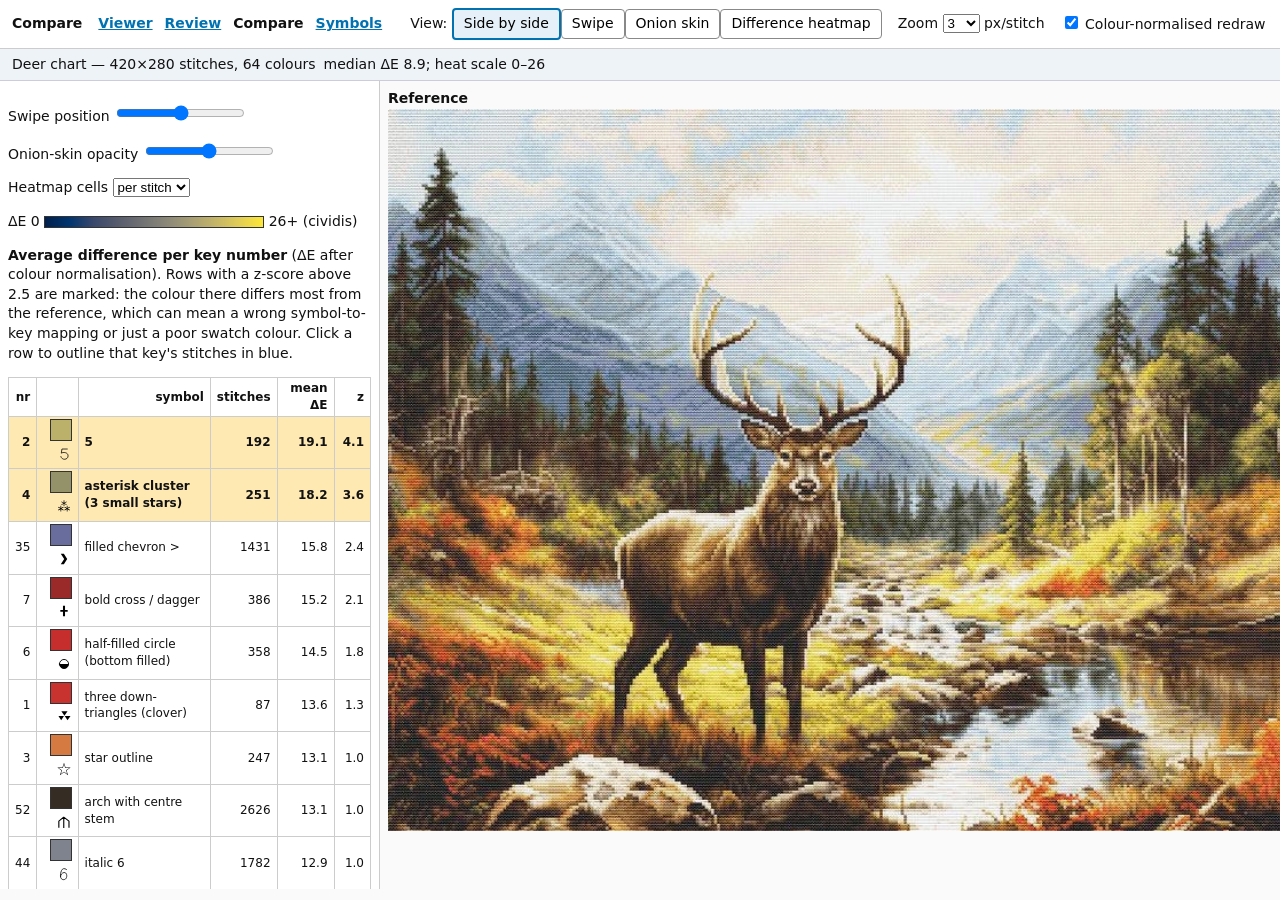
<file: compare.html>
<!doctype html><html lang="en"><head><meta charset="utf-8"><title>Compare with reference</title>
<meta name="viewport" content="width=device-width,initial-scale=1"><link rel="stylesheet" href="css/style.css">
<style>.wrap{position:relative;display:inline-block}.wrap canvas{position:absolute;left:0;top:0}#views{padding:8px;overflow:auto;max-height:calc(100vh - 150px)}
#keytab{font-size:12px}#keytab tr{cursor:pointer}#keytab tr.on{outline:2px solid var(--blue)}#keytab tr.out td{background:#ffe9b3;font-weight:700}
.cbar{height:12px;width:220px;display:inline-block;vertical-align:middle;border:1px solid #333}</style></head><body>
<header><b>Compare</b><nav><a href="index.html">Viewer</a><a href="review.html">Review</a><a class="on" href="compare.html">Compare</a><a href="symbols.html">Symbols</a></nav>
<span>View: <button class="btn sel" data-v="side">Side by side</button><button class="btn" data-v="swipe">Swipe</button><button class="btn" data-v="onion">Onion skin</button><button class="btn" data-v="heat">Difference heatmap</button></span>
<label>Zoom <select id="zoom"><option>2</option><option selected>3</option><option>4</option><option>6</option><option>8</option><option>12</option></select> px/stitch</label>
<label><input type="checkbox" id="norm" checked> Colour-normalised redraw</label>
</header><div id="statusbar"><span id="status"></span> <span id="hint"></span></div>
<main><div id="side" style="width:380px">
<div id="ctl"></div>
<p><b>Average difference per key number</b> (ΔE after colour normalisation). Rows with a z-score above 2.5 are marked: the colour there differs most from the reference, which can mean a wrong symbol-to-key mapping or just a poor swatch colour. Click a row to outline that key's stitches in blue.</p>
<table id="keytab"></table></div>
<div id="views" style="flex:1"></div></main>
<script type="module">
import {start,keyMap,loadImages,getCorr} from './js/bundle.js';
import {symUrl} from './js/symbols.js';
const CIV=[[0,32,77],[0,52,110],[57,72,108],[87,92,109],[112,113,115],[138,135,120],[166,157,116],[195,180,104],[225,205,86],[253,231,55]]; // cividis stops
function civ(t){if(!isFinite(t))t=0;t=Math.max(0,Math.min(1,t))*(CIV.length-1);const i=Math.min(CIV.length-2,Math.floor(t)),f=t-i;return CIV[i].map((v,k)=>Math.round(v+(CIV[i+1][k]-v)*f));}
const $=id=>document.getElementById(id);
let B,K,G,grid,R,C,refImg,cellRef,labRef,labChart,labNorm,dE,keyStats,view='side',sel=null,mark=null,Z=3,swipe=0.5,onion=0.5,block=1,dmax=30;
function hex2rgb(h){const n=parseInt(h.slice(1),16);return [n>>16,(n>>8)&255,n&255];}
function rgb2lab([r,g,b]){const f=v=>{v/=255;return v<=0.04045?v/12.92:((v+0.055)/1.055)**2.4;};r=f(r);g=f(g);b=f(b);
  let x=(0.4124*r+0.3576*g+0.1805*b)/0.95047,y=0.2126*r+0.7152*g+0.0722*b,z=(0.0193*r+0.1192*g+0.9505*b)/1.08883;
  const h=t=>t>0.008856?Math.cbrt(t):7.787*t+16/116;x=h(x);y=h(y);z=h(z);return [116*y-16,500*(x-y),200*(y-z)];}
function lab2rgb([L,a,b]){let y=(L+16)/116,x=a/500+y,z=y-b/200;const h=t=>t**3>0.008856?t**3:(t-16/116)/7.787;x=h(x)*0.95047;y=h(y);z=h(z)*1.08883;
  let r=3.2406*x-1.5372*y-0.4986*z,g=-0.9689*x+1.8758*y+0.0415*z,bb=0.0557*x-0.2040*y+1.0570*z;const f=v=>{v=v>0.0031308?1.055*v**(1/2.4)-0.055:12.92*v;return Math.max(0,Math.min(255,Math.round(v*255)));};return [f(r),f(g),f(bb)];}
function solve(A,b){const n=A.length;const M=A.map((r,i)=>[...r,b[i]]);for(let i=0;i<n;i++){let p=i;for(let j=i+1;j<n;j++)if(Math.abs(M[j][i])>Math.abs(M[p][i]))p=j;[M[i],M[p]]=[M[p],M[i]];
  for(let j=0;j<n;j++)if(j!==i){const f=M[j][i]/M[i][i];for(let k=i;k<=n;k++)M[j][k]-=f*M[i][k];}}return M.map((r,i)=>r[n]/r[i]);}
function analyse(){
  // reference -> per-cell average colour
  const box=B.reference_image.box,c=document.createElement('canvas');c.width=refImg.width;c.height=refImg.height;const x=c.getContext('2d');x.drawImage(refImg,0,0);
  const d=x.getImageData(0,0,c.width,c.height).data,sx=(box[2]-box[0])/C,sy=(box[3]-box[1])/R;cellRef=new Array(R*C);
  for(let r=0;r<R;r++)for(let q=0;q<C;q++){let s=[0,0,0],n=0;const x0=Math.floor(box[0]+q*sx),x1=Math.max(x0+1,Math.floor(box[0]+(q+1)*sx)),y0=Math.floor(box[1]+r*sy),y1=Math.max(y0+1,Math.floor(box[1]+(r+1)*sy));
    for(let yy=y0;yy<y1;yy++)for(let xx=x0;xx<x1;xx++){const i=(yy*c.width+xx)*4;s[0]+=d[i];s[1]+=d[i+1];s[2]+=d[i+2];n++;}cellRef[r*C+q]=s.map(v=>v/n);}
  labRef=cellRef.map(rgb2lab);const keyLab={};B.key.forEach(k=>keyLab[k.nr]=rgb2lab(hex2rgb(k.hex)));labChart=Array.from(grid,v=>keyLab[v]);
  // rough colour normalisation: affine map chart Lab -> reference Lab (least squares)
  const AtA=[[0,0,0,0],[0,0,0,0],[0,0,0,0],[0,0,0,0]],Atb=[[0,0,0,0],[0,0,0,0],[0,0,0,0]];
  for(let i=0;i<labChart.length;i++){const a=[...labChart[i],1];for(let p=0;p<4;p++){for(let q=0;q<4;q++)AtA[p][q]+=a[p]*a[q];for(let o=0;o<3;o++)Atb[o][p]+=a[p]*labRef[i][o];}}
  const Mx=[0,1,2].map(o=>solve(AtA,Atb[o]));const norm=l=>[0,1,2].map(o=>Mx[o][0]*l[0]+Mx[o][1]*l[1]+Mx[o][2]*l[2]+Mx[o][3]);
  const normKey={};for(const k in keyLab)normKey[k]=norm(keyLab[k]);labNorm=Array.from(grid,v=>normKey[v]);
  dE=labNorm.map((l,i)=>Math.hypot(l[0]-labRef[i][0],l[1]-labRef[i][1],l[2]-labRef[i][2]));
  const acc={};grid.forEach((v,i)=>{(acc[v]??=[]).push(dE[i]);});
  keyStats=B.key.map(k=>{const a=acc[k.nr]||[];const m=a.reduce((s,v)=>s+v,0)/(a.length||1);return {nr:k.nr,n:a.length,mean:m};});
  const ms=keyStats.map(s=>s.mean).sort((a,b)=>a-b),med=ms[ms.length>>1],mad=[...ms].map(v=>Math.abs(v-med)).sort((a,b)=>a-b)[ms.length>>1];
  keyStats.forEach(s=>s.z=(s.mean-med)/(1.4826*mad||1));keyStats.sort((a,b)=>b.mean-a.mean);
  const all=[...dE].sort((a,b)=>a-b);dmax=Math.ceil(all[Math.floor(all.length*0.98)]);
  $('hint').textContent=`median ΔE ${all[all.length>>1].toFixed(1)}; heat scale 0–${dmax}`;}
function table(){$('keytab').innerHTML='<tr><th>nr</th><th></th><th>symbol</th><th>stitches</th><th>mean ΔE</th><th>z</th></tr>'+keyStats.map(s=>{const k=K[s.nr];
  return `<tr data-nr="${s.nr}" class="${s.z>2.5?'out':''} ${sel===s.nr?'on':''}"><td>${s.nr}</td><td><span class="sw" style="display:inline-block;background:${k.hex}"></span> <img src="${symUrl(s.nr)}" width="16" height="16"></td><td style="text-align:left">${k.symbol}</td><td>${s.n}</td><td>${s.mean.toFixed(1)}</td><td>${s.z.toFixed(1)}</td></tr>`;}).join('');
  $('keytab').querySelectorAll('tr[data-nr]').forEach(tr=>tr.onclick=()=>{const n=+tr.dataset.nr;sel=sel===n?null:n;table();draw();});}
function chartCanvas(){const c=document.createElement('canvas');c.width=C;c.height=R;const x=c.getContext('2d'),im=x.createImageData(C,R);const useN=$('norm').checked;
  for(let i=0;i<R*C;i++){const rgb=useN?lab2rgb(labNorm[i]):hex2rgb(K[grid[i]].hex);im.data.set([...rgb,255],i*4);}x.putImageData(im,0,0);return c;}
function heatCanvas(){const c=document.createElement('canvas');c.width=C;c.height=R;const x=c.getContext('2d'),im=x.createImageData(C,R);
  for(let r=0;r<R;r+=block)for(let q=0;q<C;q+=block){let s=0,n=0;for(let a=r;a<Math.min(R,r+block);a++)for(let b=q;b<Math.min(C,q+block);b++){s+=dE[a*C+b];n++;}
    const col=civ(s/n/dmax);for(let a=r;a<Math.min(R,r+block);a++)for(let b=q;b<Math.min(C,q+block);b++)im.data.set([...col,255],(a*C+b)*4);}
  x.putImageData(im,0,0);return c;}
let chartC,heatC;
function draw(){if(!B)return;const W=C*Z,H=R*Z,v=$('views');v.innerHTML='';chartC=chartCanvas();heatC=heatCanvas();
  const mk=(label,fn)=>{const d=document.createElement('div');d.style.display='inline-block';d.style.margin='0 8px 8px 0';d.innerHTML=`<b>${label}</b><br>`;const cv=document.createElement('canvas');cv.width=W;cv.height=H;d.appendChild(cv);v.appendChild(d);
    const x=cv.getContext('2d');x.imageSmoothingEnabled=false;fn(x);overlay(x);cv.onmousemove=e=>{mark={c:Math.floor(e.offsetX/Z),r:Math.floor(e.offsetY/Z)};draw();};cv.onmouseleave=()=>{mark=null;};return cv;};
  const ref=x=>{x.imageSmoothingEnabled=true;const b=B.reference_image.box;x.drawImage(refImg,b[0],b[1],b[2]-b[0],b[3]-b[1],0,0,W,H);x.imageSmoothingEnabled=false;};
  const ch=x=>x.drawImage(chartC,0,0,W,H);
  if(view==='side'){mk('Reference',ref);mk('Chart redraw',ch);}
  else if(view==='swipe'){mk(`Swipe: reference left of the line, chart right (${Math.round(swipe*100)}%)`,x=>{ref(x);x.save();x.beginPath();x.rect(W*swipe,0,W,H);x.clip();ch(x);x.restore();x.fillStyle='#0072B2';x.fillRect(W*swipe-1,0,3,H);});}
  else if(view==='onion'){mk(`Onion skin: chart over reference at ${Math.round(onion*100)}%`,x=>{ref(x);x.globalAlpha=onion;ch(x);x.globalAlpha=1;});}
  else{mk(`ΔE heatmap (${block===1?'per stitch':block+'×'+block+' blocks'})`,x=>x.drawImage(heatC,0,0,W,H));mk('Reference',ref);}
  if(mark&&mark.r>=0&&mark.r<R&&mark.c>=0&&mark.c<C){const i=mark.r*C+mark.c,k=K[grid[i]];$('hint').textContent=`Row ${mark.r+1}, col ${mark.c+1}: #${grid[i]} ${k.symbol} · ΔE ${dE[i].toFixed(1)} · key average ${keyStats.find(s=>s.nr===grid[i]).mean.toFixed(1)}`;}}
function overlay(x){if(sel!==null){x.strokeStyle='#0072B2';x.lineWidth=Math.max(1,Z/3);for(let i=0;i<R*C;i++)if(grid[i]===sel)x.strokeRect((i%C)*Z,Math.floor(i/C)*Z,Z,Z);}
  if(mark){x.strokeStyle='#0072B2';x.lineWidth=2;const s=Math.max(Z,10);x.strokeRect(mark.c*Z-(s-Z)/2-2,mark.r*Z-(s-Z)/2-2,s+4,s+4);x.strokeStyle='#E69F00';x.lineWidth=1;x.strokeRect(mark.c*Z-(s-Z)/2-4,mark.r*Z-(s-Z)/2-4,s+8,s+8);}}
function controls(){const g=CIV.map((c,i)=>`rgb(${c}) ${i/(CIV.length-1)*100}%`).join(',');
  $('ctl').innerHTML=`<p>Swipe position <input type="range" id="sw" min="0" max="100" value="${swipe*100}"></p><p>Onion-skin opacity <input type="range" id="on" min="0" max="100" value="${onion*100}"></p>
   <p>Heatmap cells <select id="blk"><option value="1">per stitch</option><option value="5">5×5</option><option value="10">10×10</option></select></p>
   <p>ΔE 0 <span class="cbar" style="background:linear-gradient(to right,${g})"></span> ${dmax}+ (cividis)</p>`;
  $('sw').oninput=e=>{swipe=e.target.value/100;draw();};$('on').oninput=e=>{onion=e.target.value/100;draw();};$('blk').onchange=e=>{block=+e.target.value;draw();};}
async function onLoad(b){B=b;K=keyMap(b);G=await loadImages(b.glyphs);R=b.grid.rows;C=b.grid.cols;grid=Int16Array.from(b.grid.nr);
  for(const [rc,v] of Object.entries(getCorr())){const [r,c]=rc.split(',').map(Number);grid[(r-1)*C+c-1]=v;}
  if(!b.reference_image){$('hint').textContent='No reference image in data.';return;}
  refImg=(await loadImages({x:b.reference_image.src})).x;analyse();controls();table();draw();}
document.querySelectorAll('[data-v]').forEach(bt=>bt.onclick=()=>{view=bt.dataset.v;document.querySelectorAll('[data-v]').forEach(x=>x.classList.toggle('sel',x===bt));draw();});
$('zoom').onchange=e=>{Z=+e.target.value;draw();};$('norm').onchange=draw;
start(onLoad);
</script></body></html>
</file>
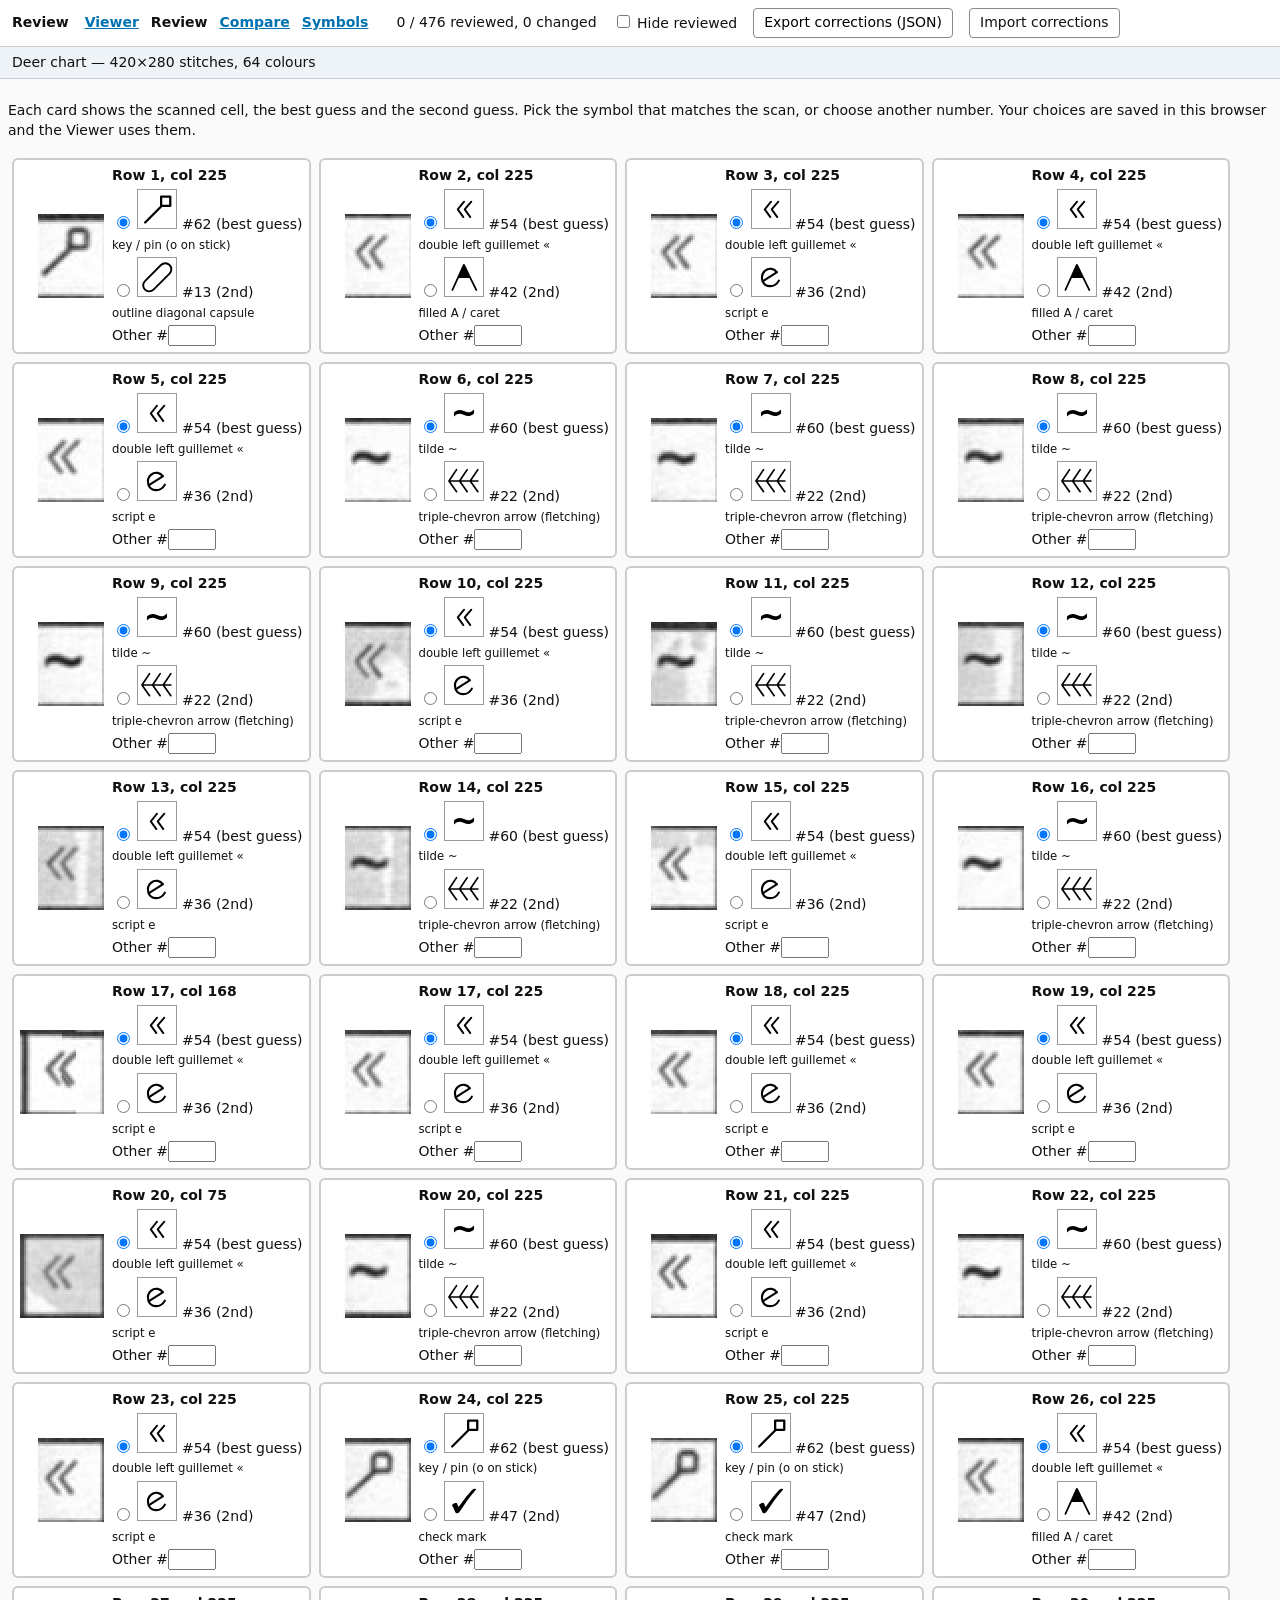
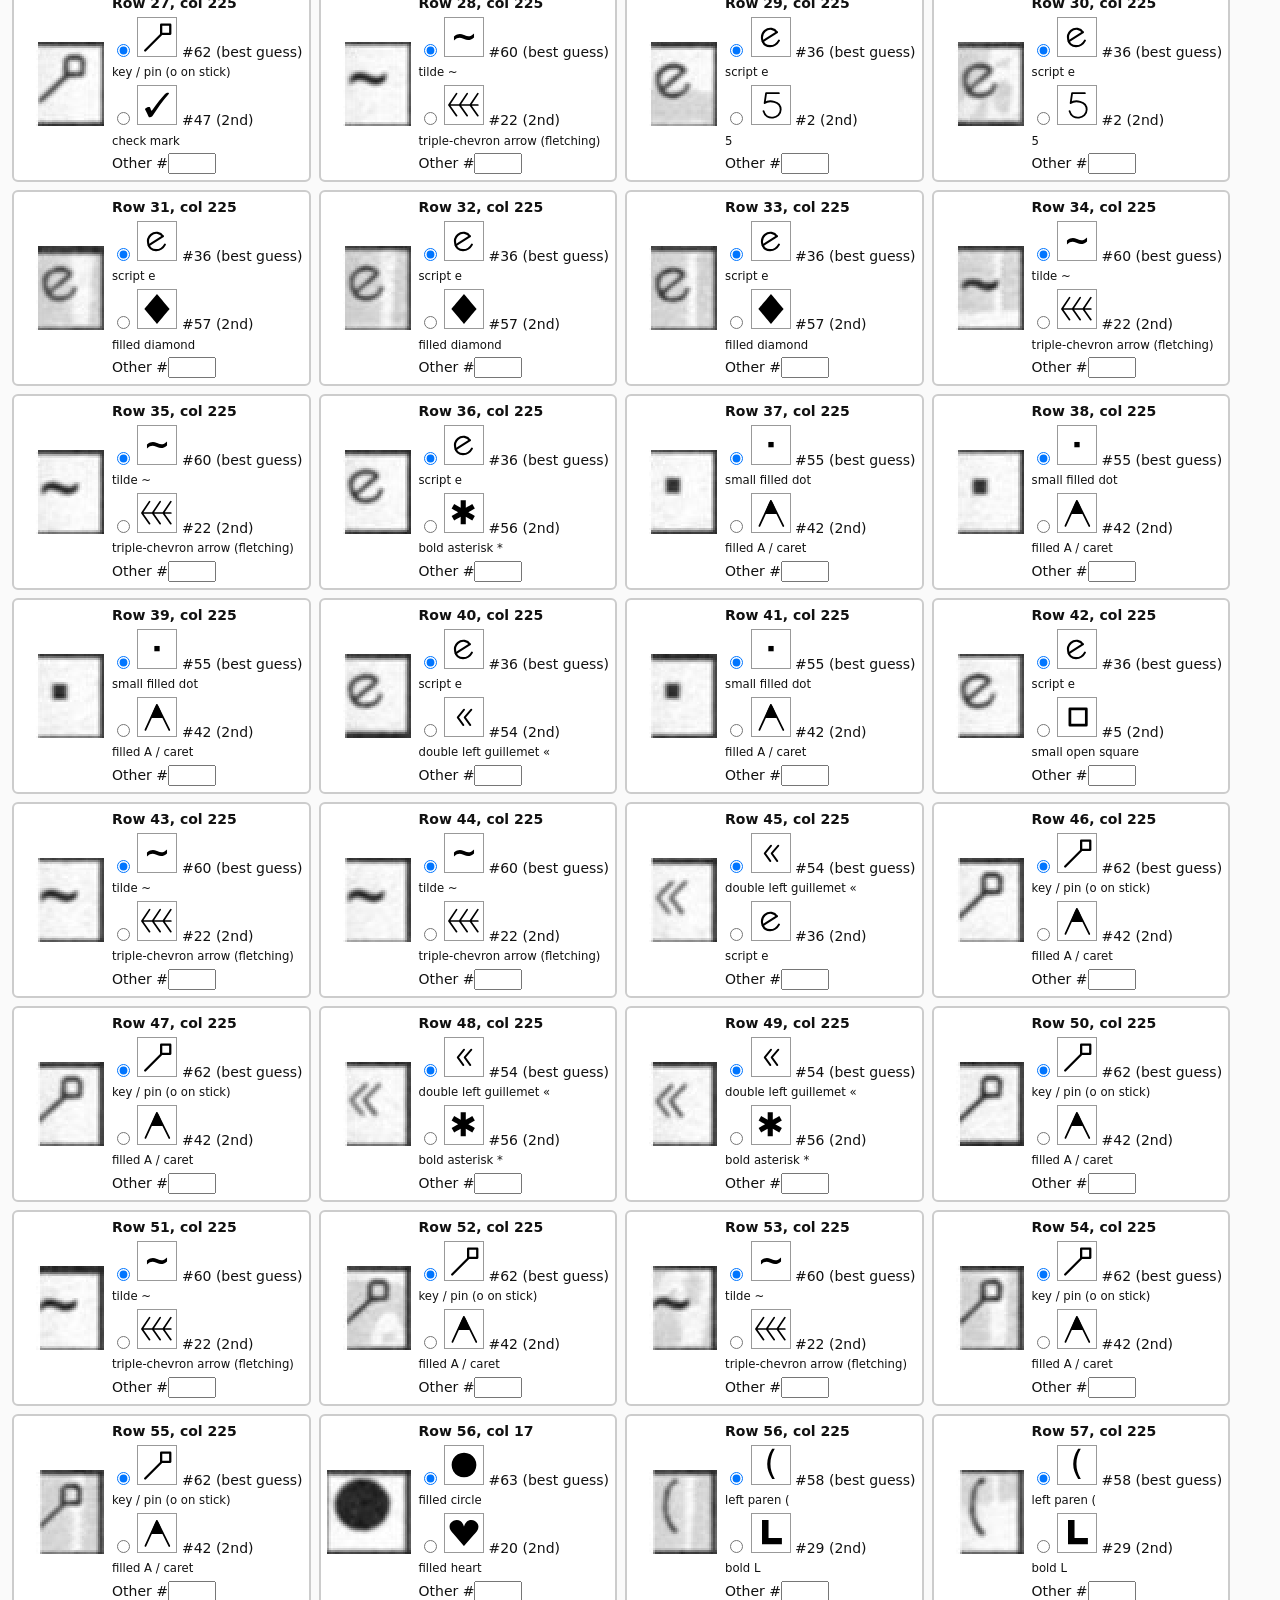
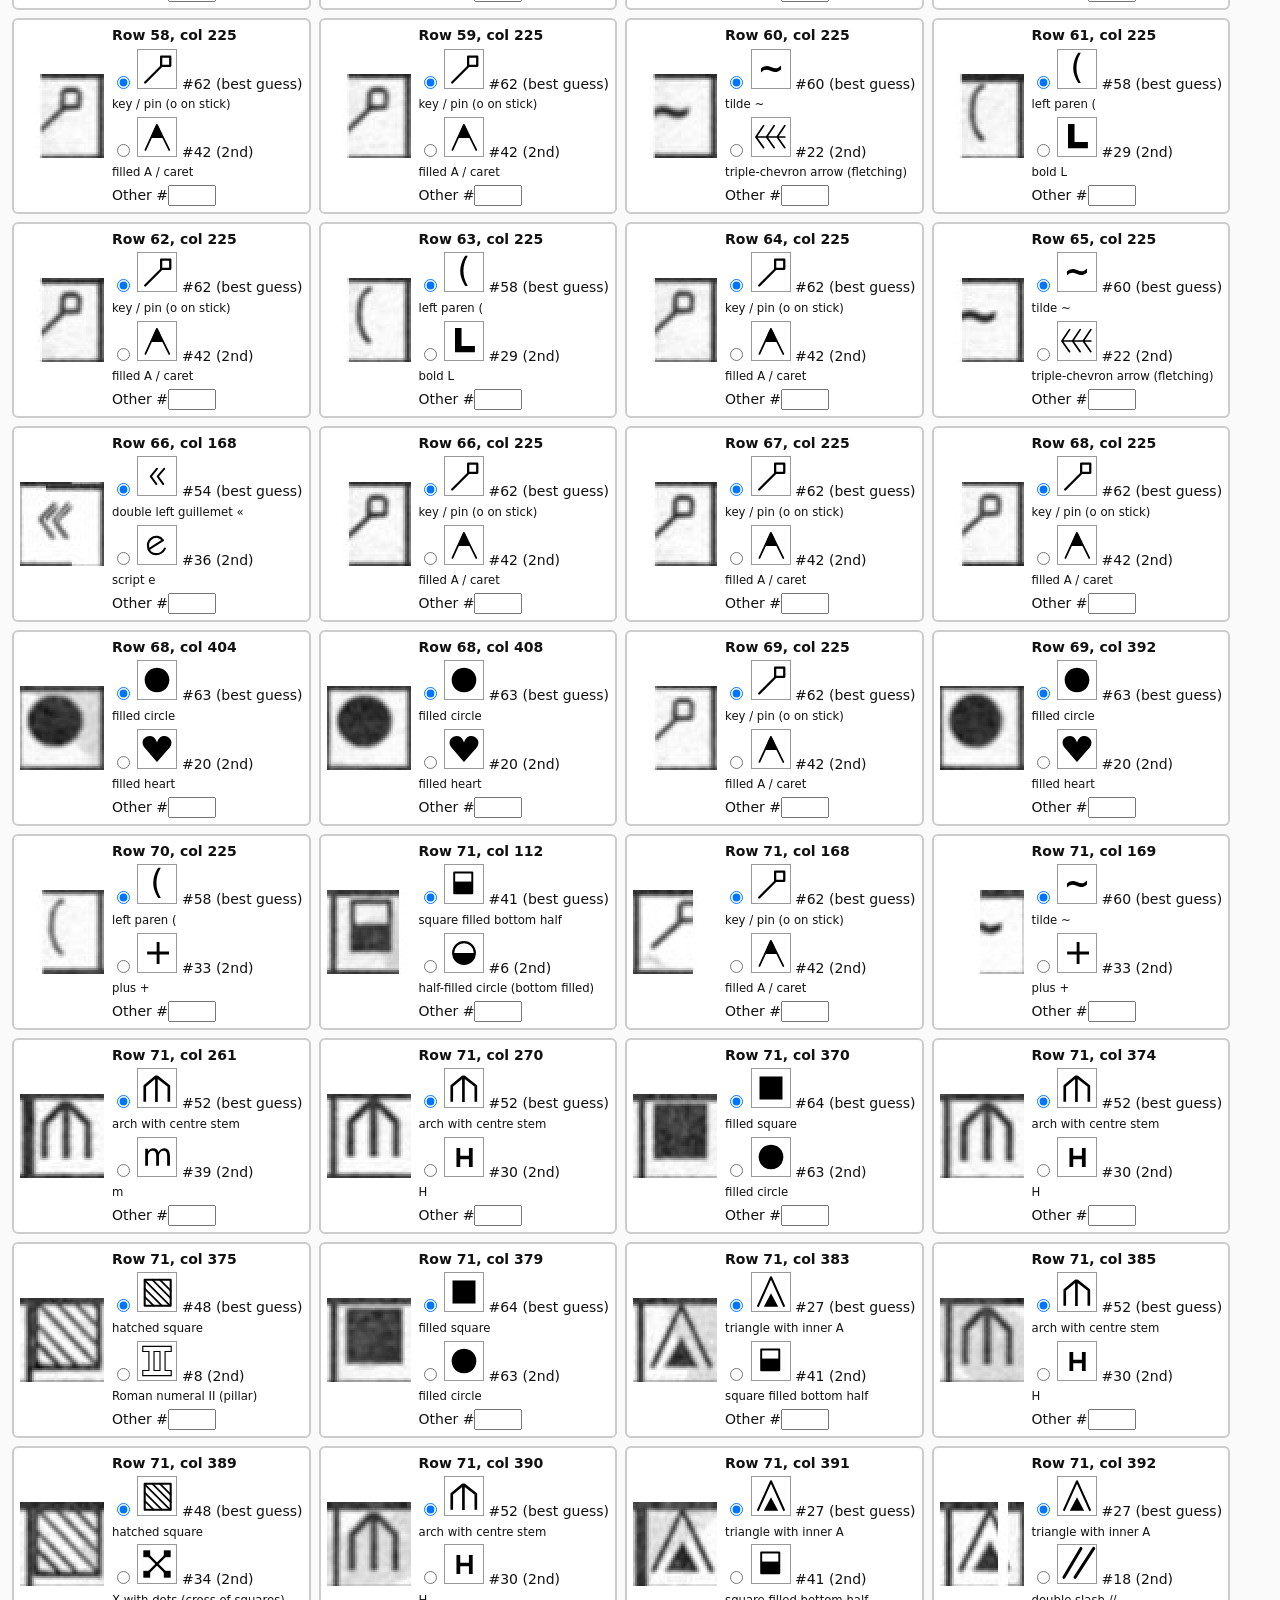
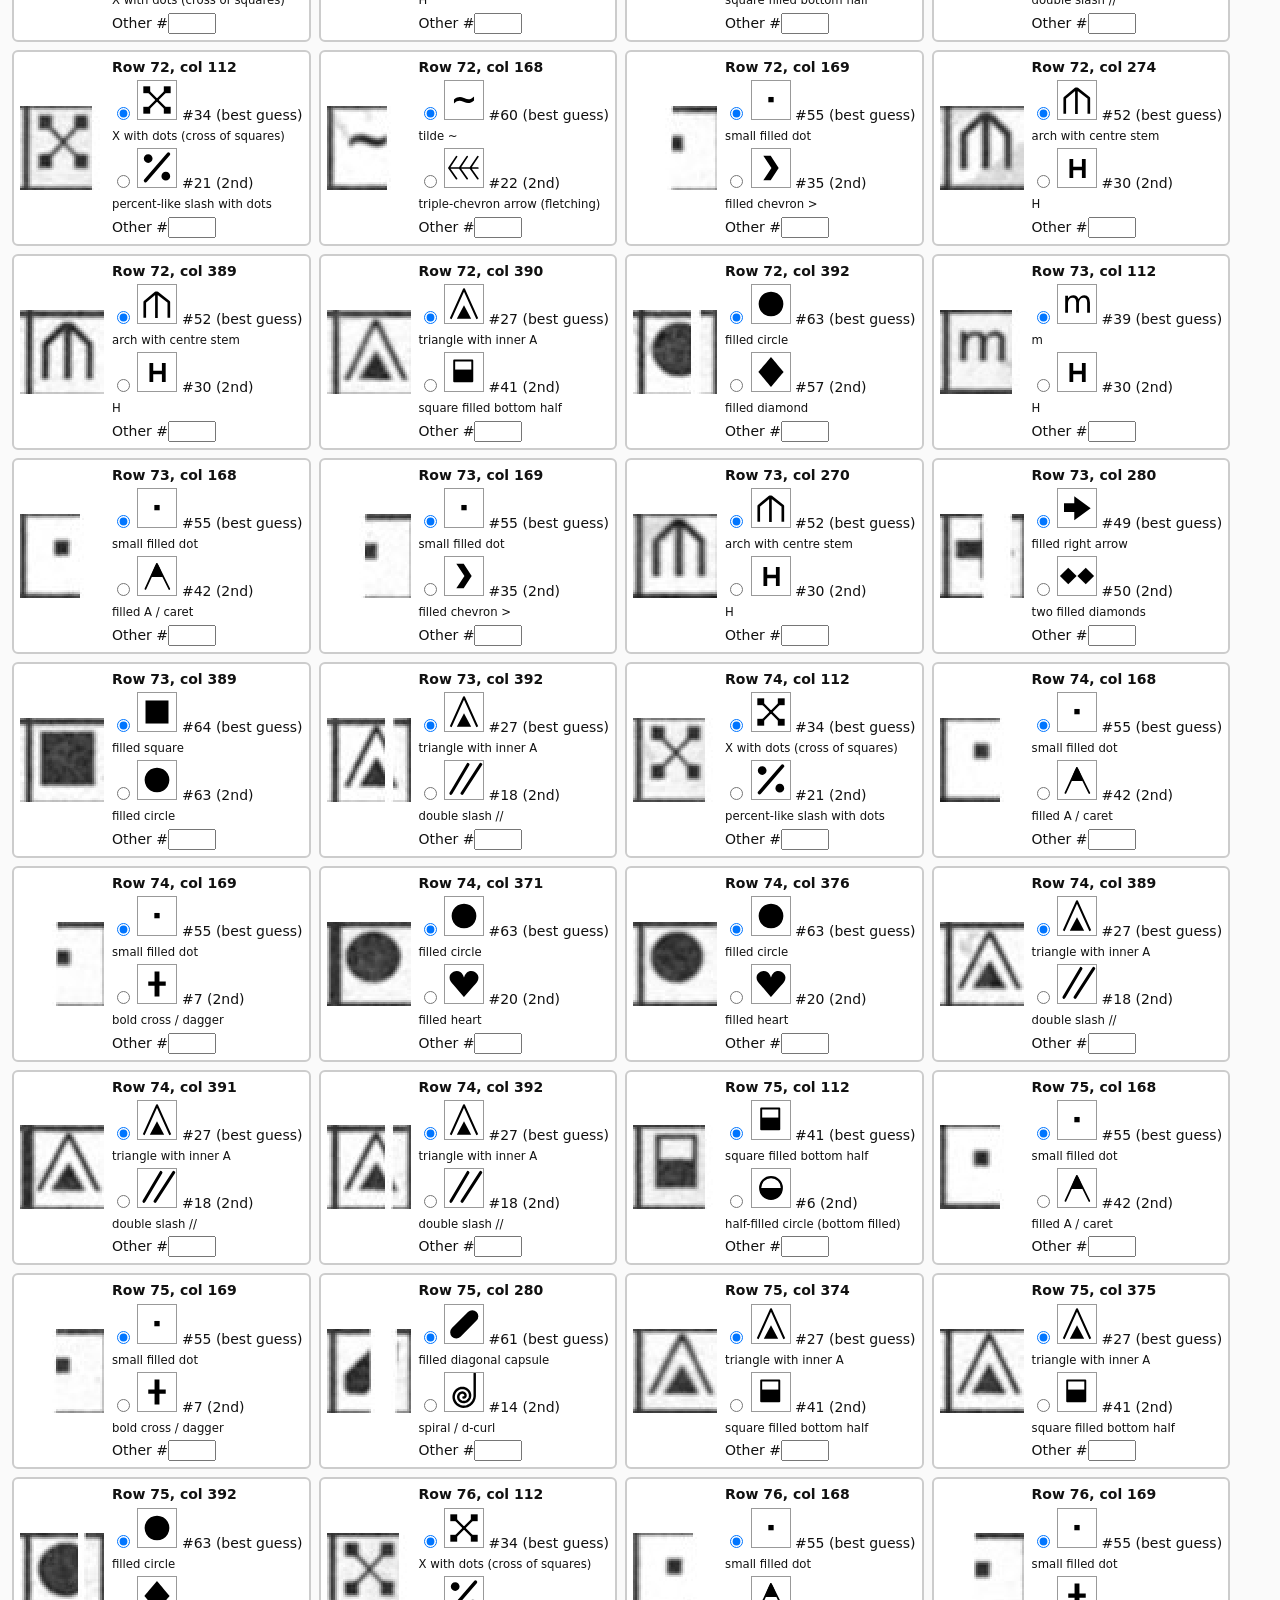
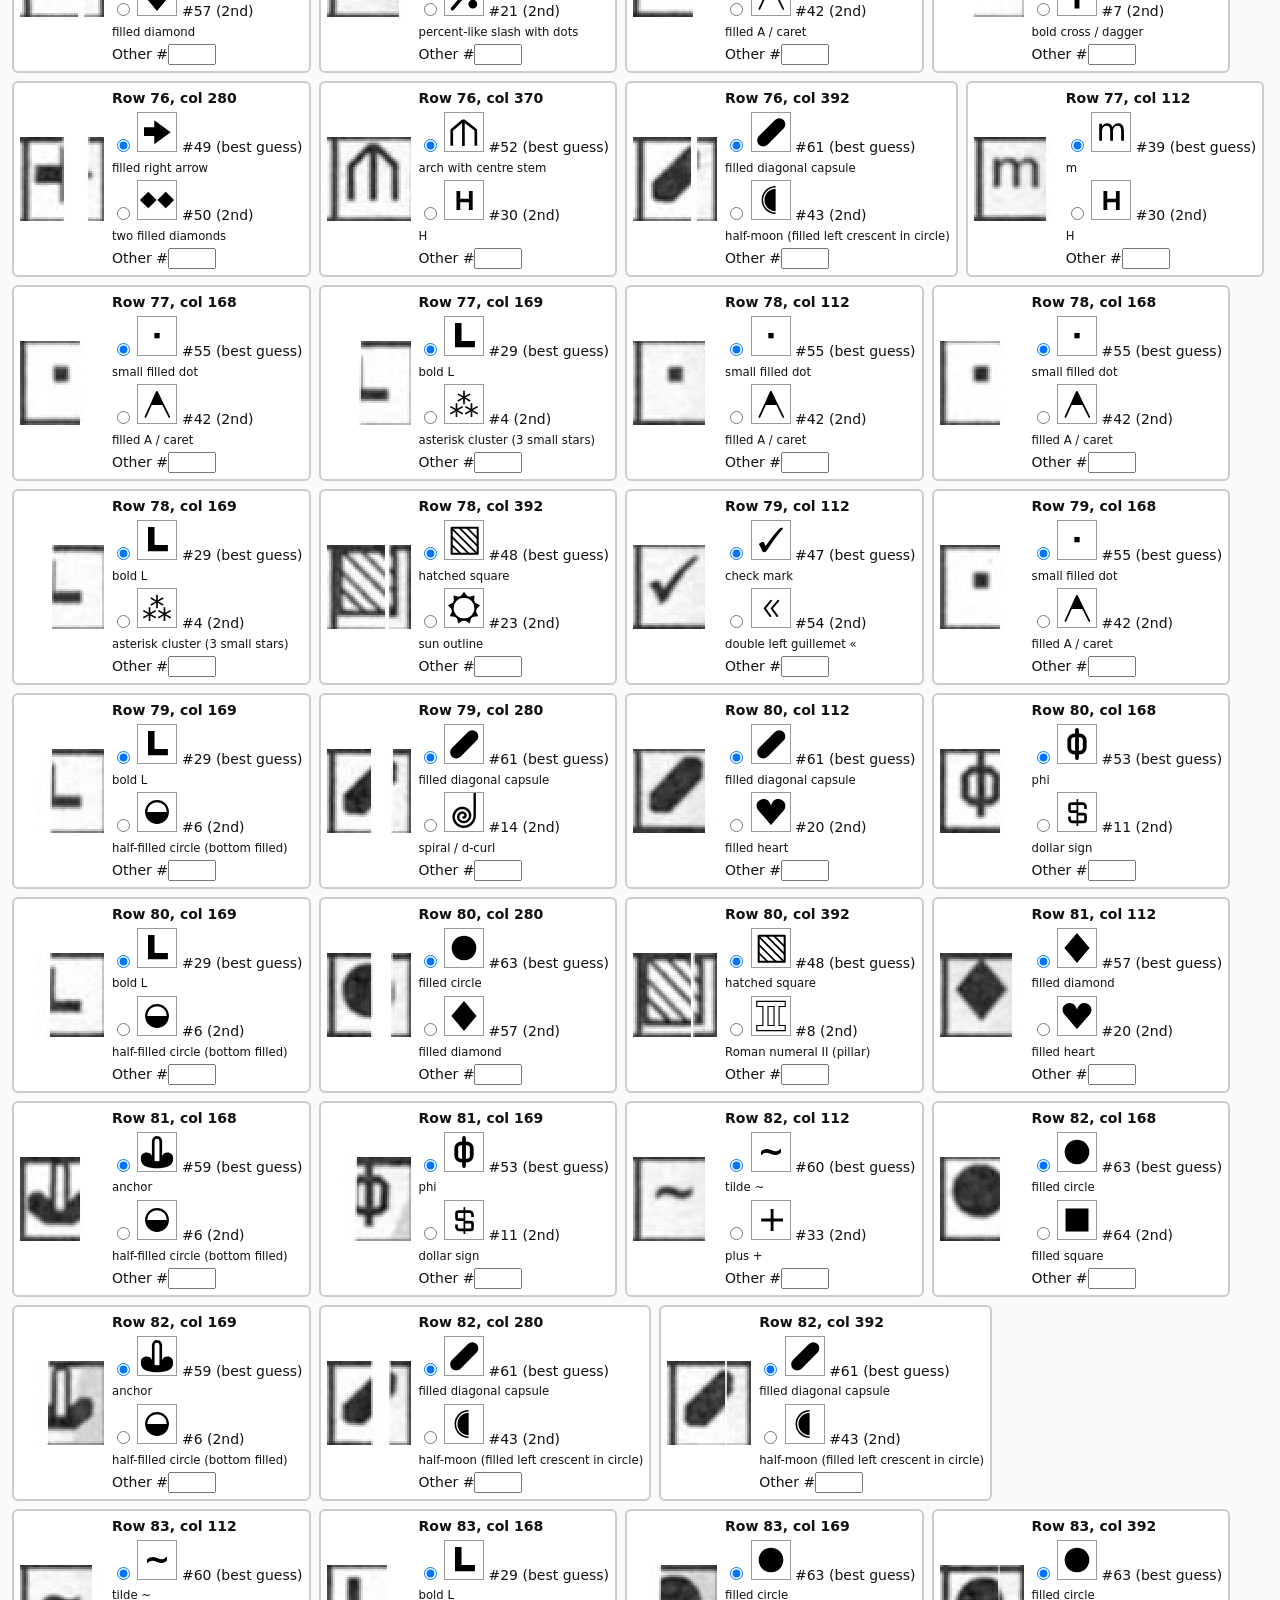
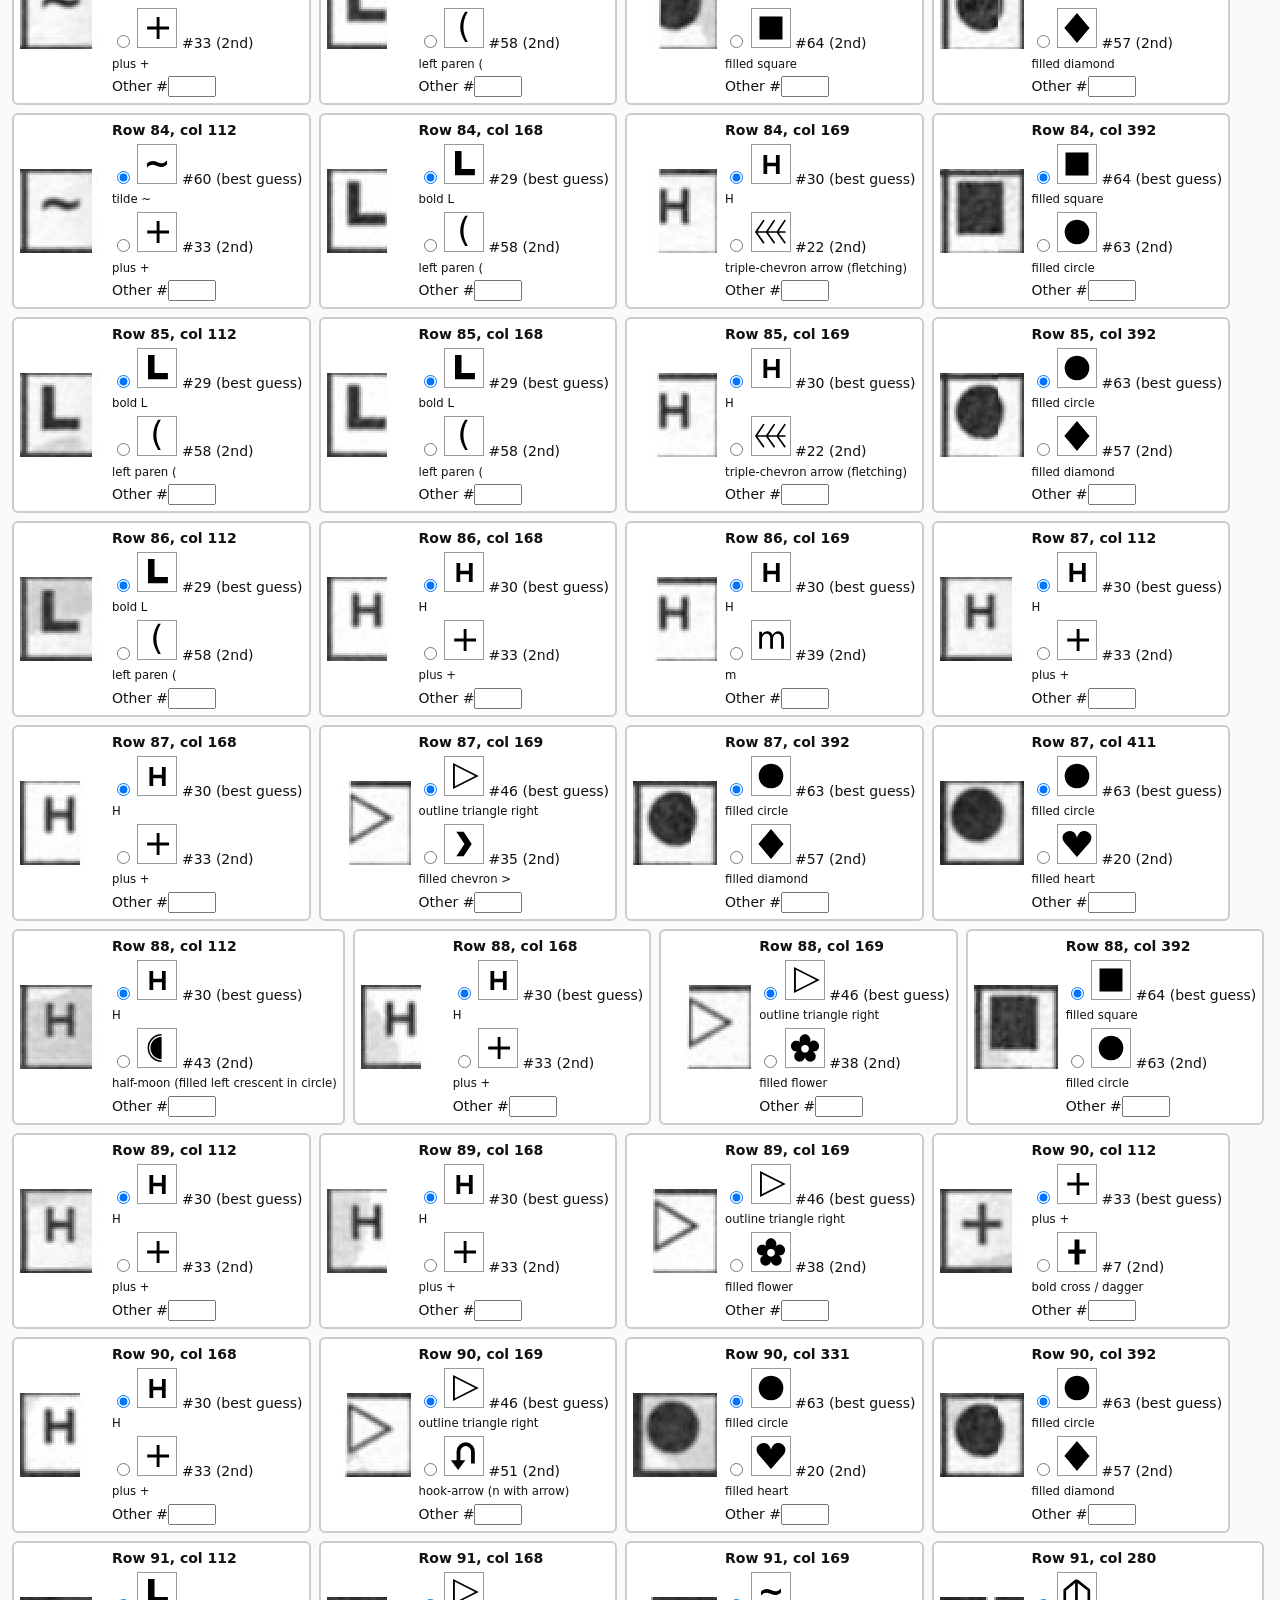
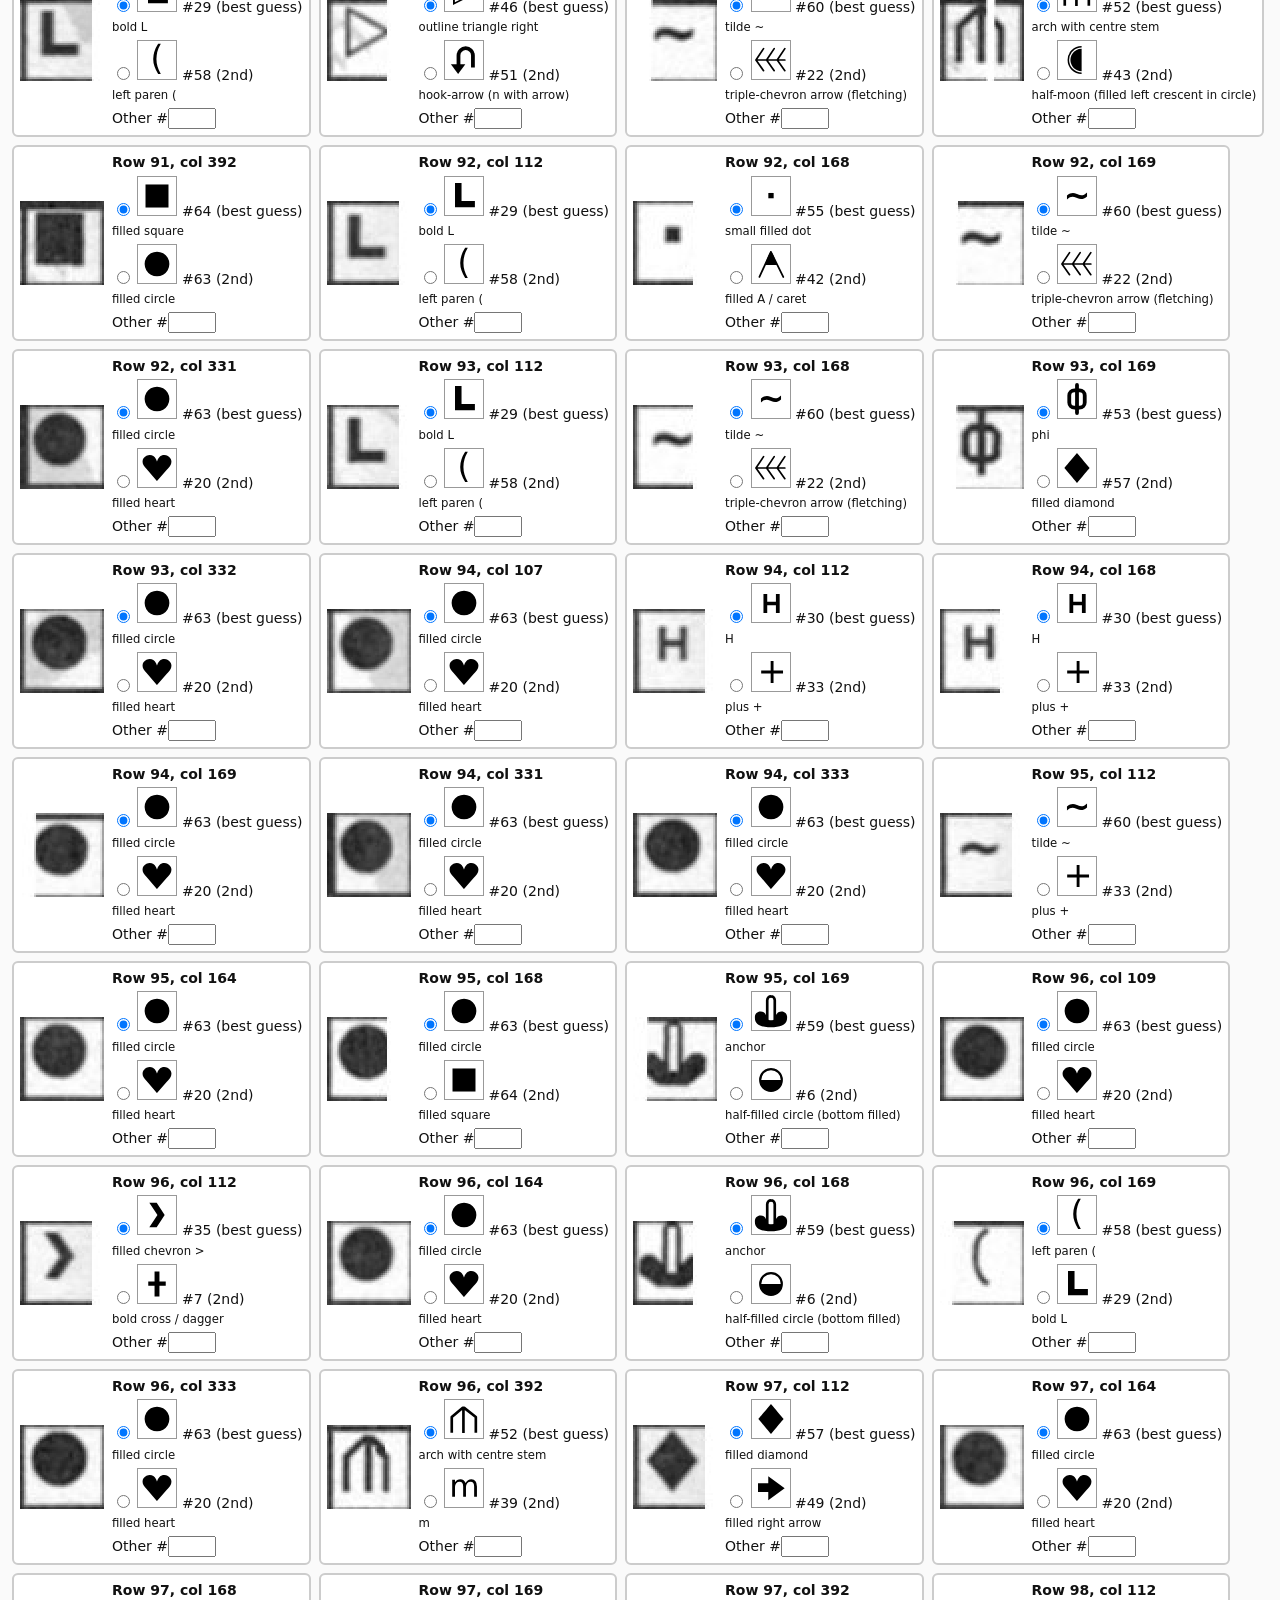
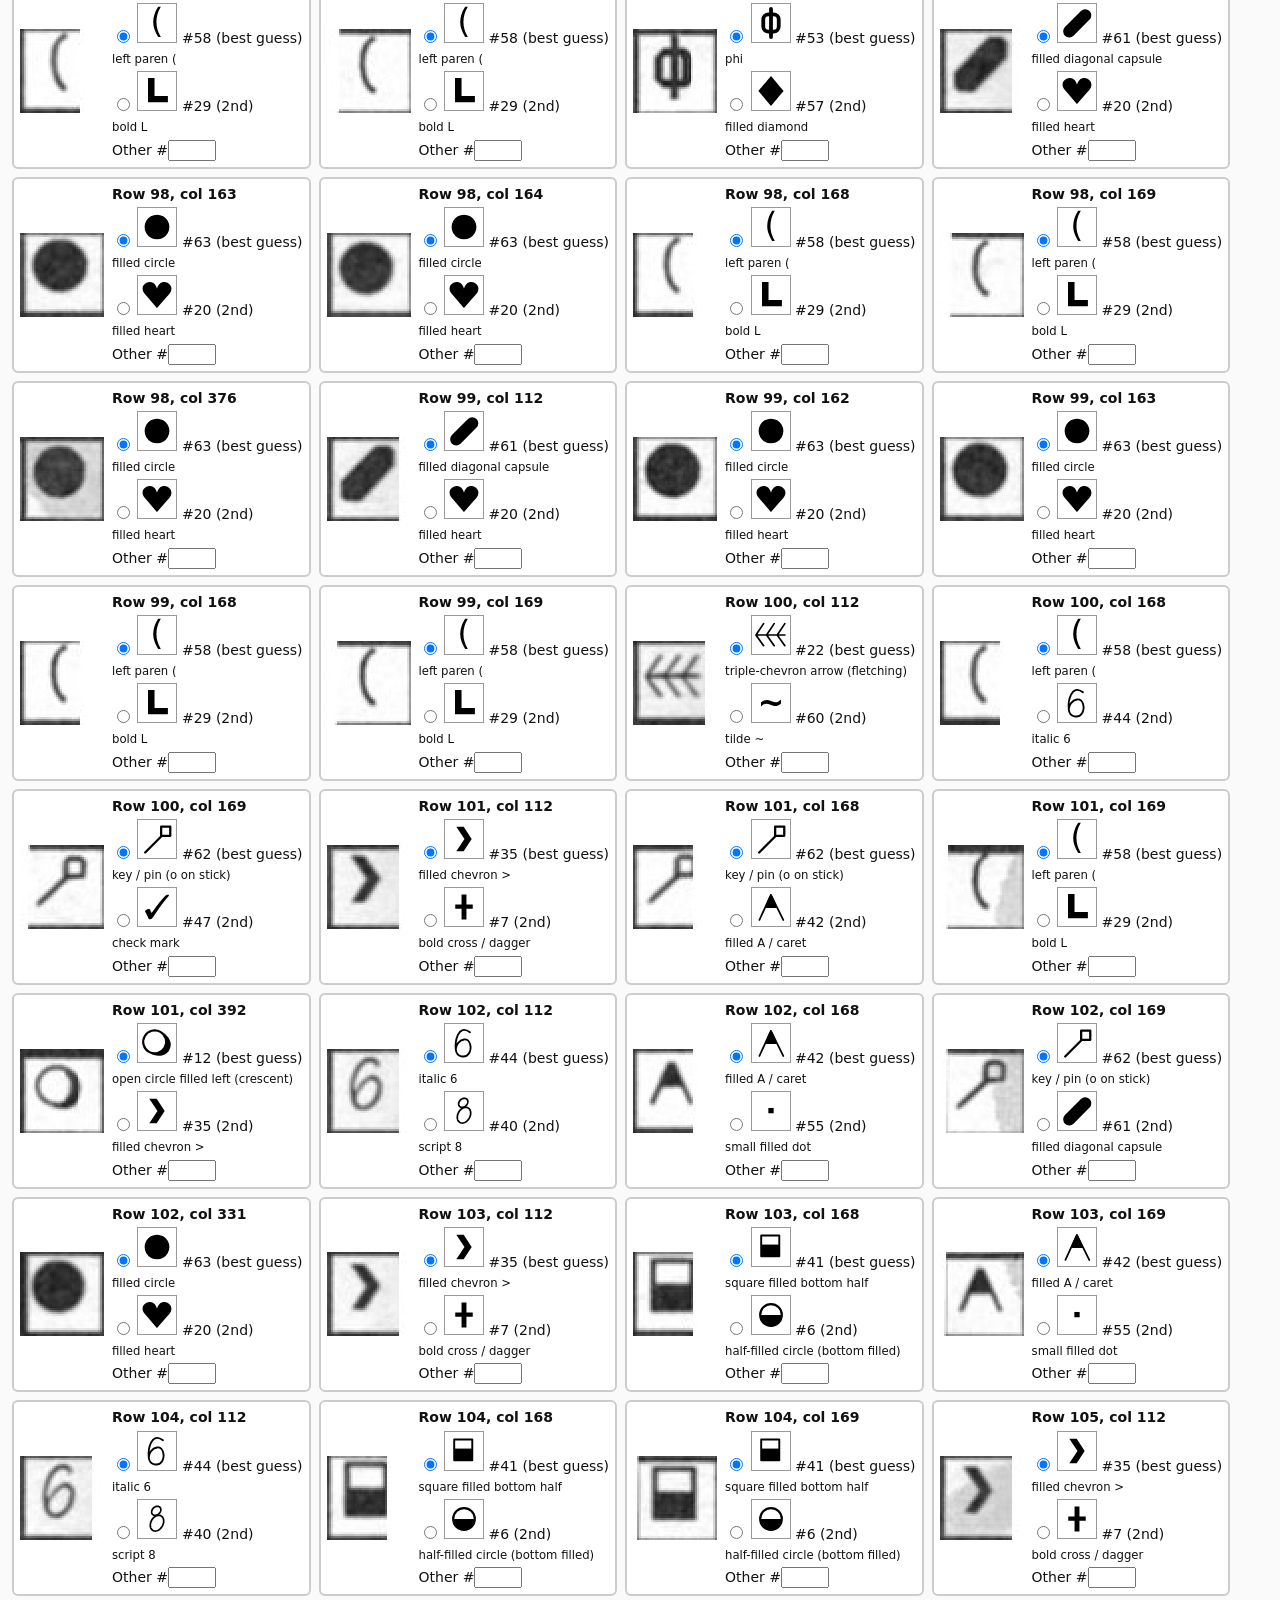
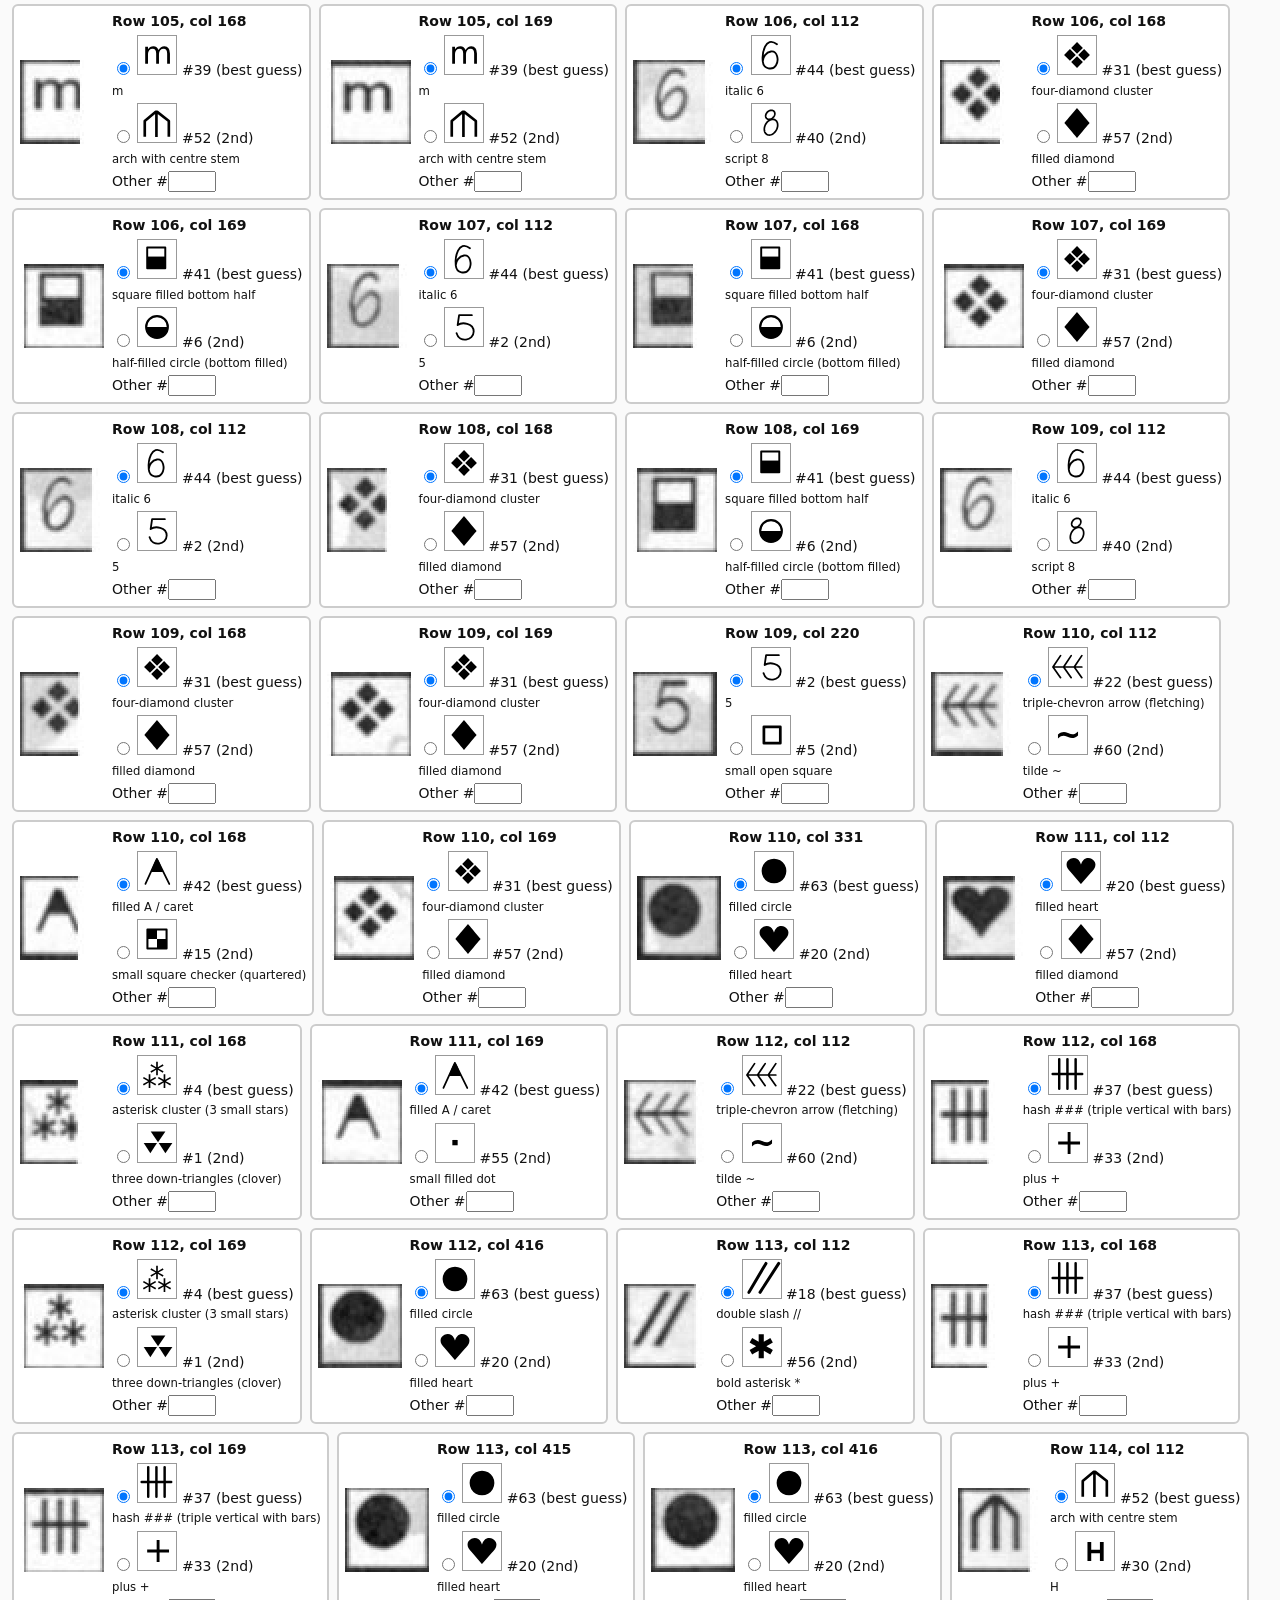
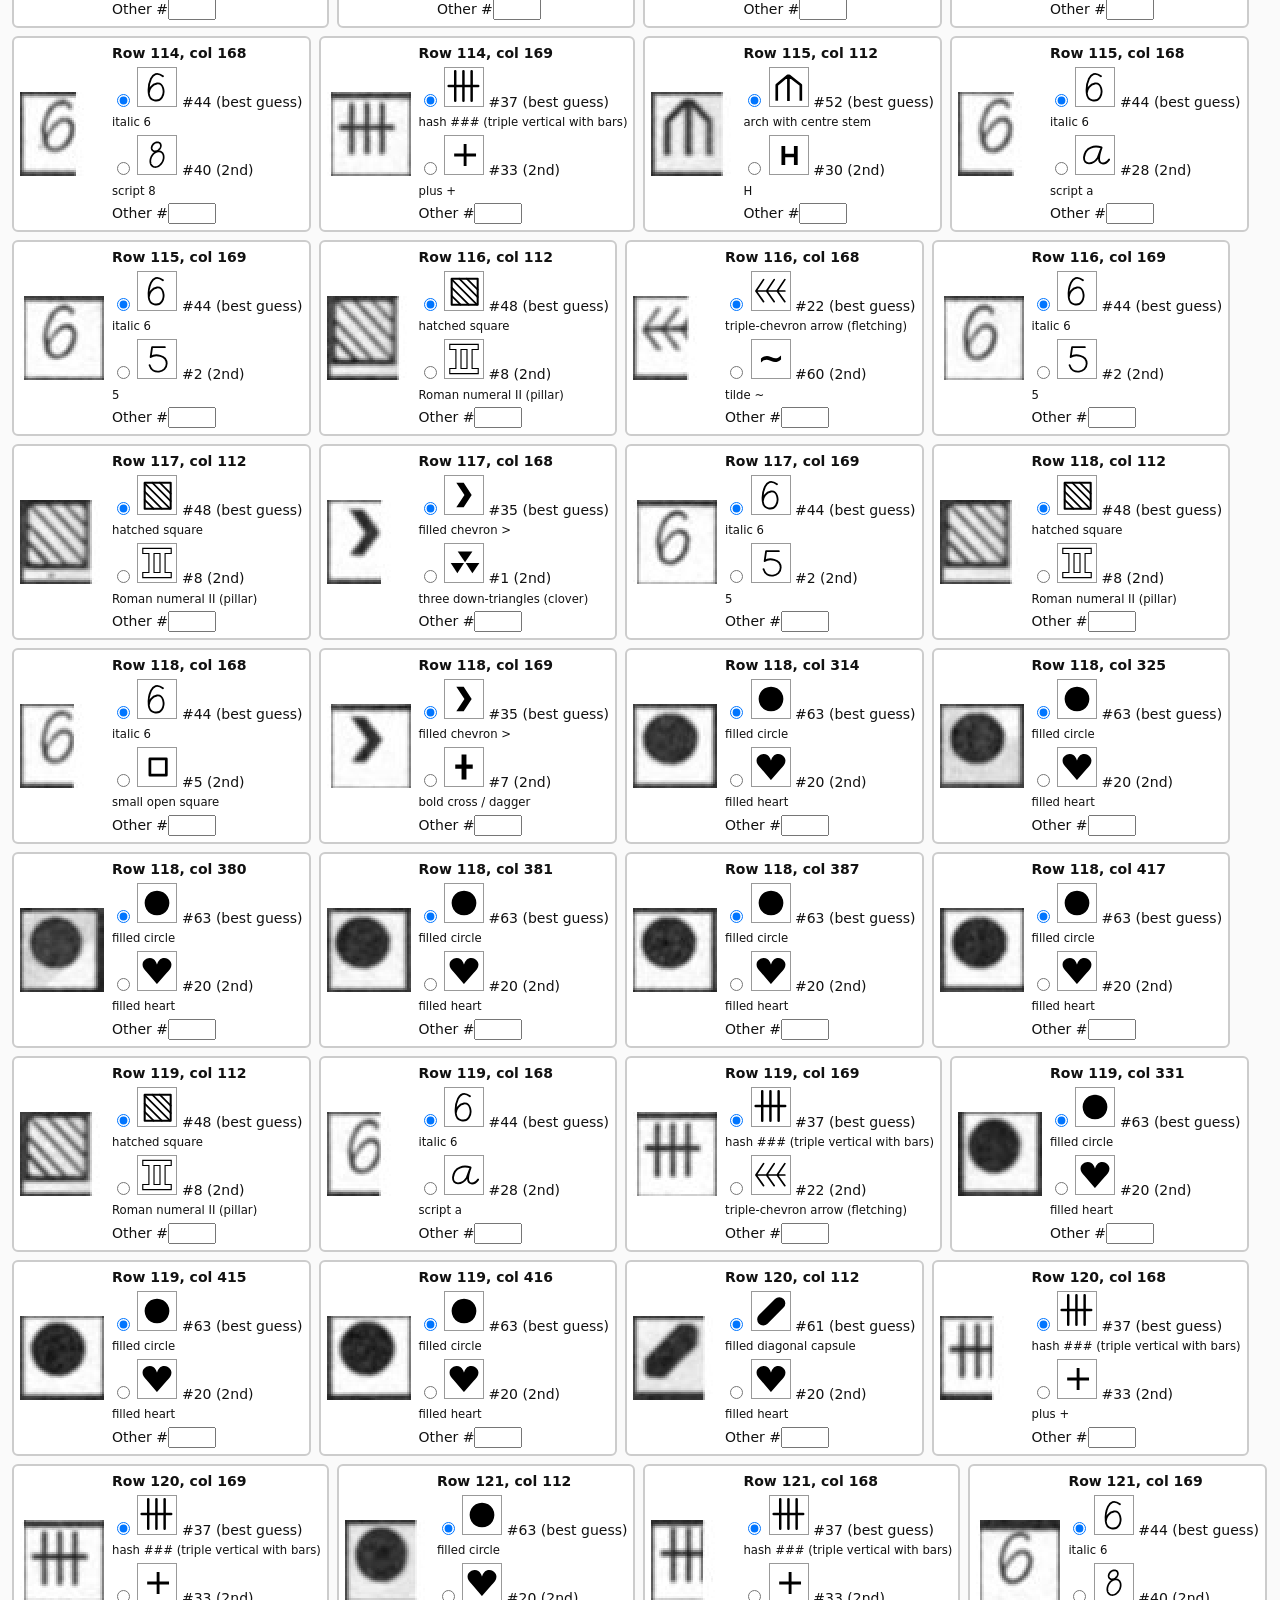
<file: review.html>
<!doctype html><html lang="en"><head><meta charset="utf-8"><title>Review low-confidence cells</title>
<meta name="viewport" content="width=device-width,initial-scale=1"><link rel="stylesheet" href="css/style.css"></head><body>
<header><b>Review</b><nav><a href="index.html">Viewer</a><a class="on" href="review.html">Review</a><a href="compare.html">Compare</a><a href="symbols.html">Symbols</a></nav>
<span id="prog"></span><label><input type="checkbox" id="hideDone"> Hide reviewed</label>
<button class="btn" id="exportBtn">Export corrections (JSON)</button><label class="btn">Import corrections<input type="file" id="imp" accept=".json" hidden></label>
</header><div id="statusbar"><span id="status"></span></div>
<div style="padding:8px"><p>Each card shows the scanned cell, the best guess and the second guess. Pick the symbol that matches the scan, or choose another number. Your choices are saved in this browser and the Viewer uses them.</p><div id="cards"></div></div>
<script type="module">
import {start,keyMap,getCorr,getDone,saveCorr} from './js/bundle.js';
import {symUrl} from './js/symbols.js';
let B,K,corr={},done={};
function save(){saveCorr(corr,done);prog();}
function prog(){const n=B.review.length,d=B.review.filter(x=>done[x.row+','+x.col]).length;document.getElementById('prog').textContent=`${d} / ${n} reviewed, ${Object.keys(corr).length} changed`;}
function opt(nr,label,id,cur){const k=K[nr];return `<label><input type="radio" name="${id}" value="${nr}" ${cur===nr?'checked':''}> <img class="g" src="${symUrl(nr)}"> #${nr} ${label}<br><small>${k?k.symbol:''}</small></label>`;}
function render(){const el=document.getElementById('cards');el.innerHTML='';const hide=document.getElementById('hideDone').checked;
  B.review.forEach((x,i)=>{const id=x.row+','+x.col;if(hide&&done[id])return;const cur=corr[id]??x.guess;
    const d=document.createElement('div');d.className='card'+(done[id]?' done':'');
    const other=![x.guess,x.second].includes(cur)?cur:'';
    d.innerHTML=`<img class="crop" src="${x.crop}" alt="scan of row ${x.row} col ${x.col}"><div class="opts"><b>Row ${x.row}, col ${x.col}</b>
      ${opt(x.guess,'(best guess)','c'+i,cur)}${opt(x.second,'(2nd)','c'+i,cur)}
      <label>Other #<input type="number" min="1" max="${B.key.length}" size="3" value="${other}" data-other></label></div>`;
    d.querySelectorAll('input[type=radio]').forEach(r=>r.onchange=()=>set(id,+r.value,x,d));
    d.querySelector('[data-other]').onchange=e=>{const v=+e.target.value;if(K[v])set(id,v,x,d);};el.appendChild(d);});}
function set(id,v,x,d){if(v===x.guess)delete corr[id];else corr[id]=v;done[id]=true;d.classList.add('done');save();}
async function onLoad(b){B=b;K=keyMap(b);corr=getCorr();done=getDone();prog();render();}
document.getElementById('hideDone').onchange=render;
document.getElementById('exportBtn').onclick=()=>{if(!B)return;const blob=new Blob([JSON.stringify({chart:B.meta?.title,corrections:corr,reviewed:Object.keys(done)},null,1)],{type:'application/json'});
  const a=document.createElement('a');a.href=URL.createObjectURL(blob);a.download='corrections.json';a.click();};
document.getElementById('imp').onchange=async e=>{const j=JSON.parse(await e.target.files[0].text());corr=j.corrections||{};done={};(j.reviewed||[]).forEach(k=>done[k]=true);save();render();};
start(onLoad);
</script></body></html>
</file>
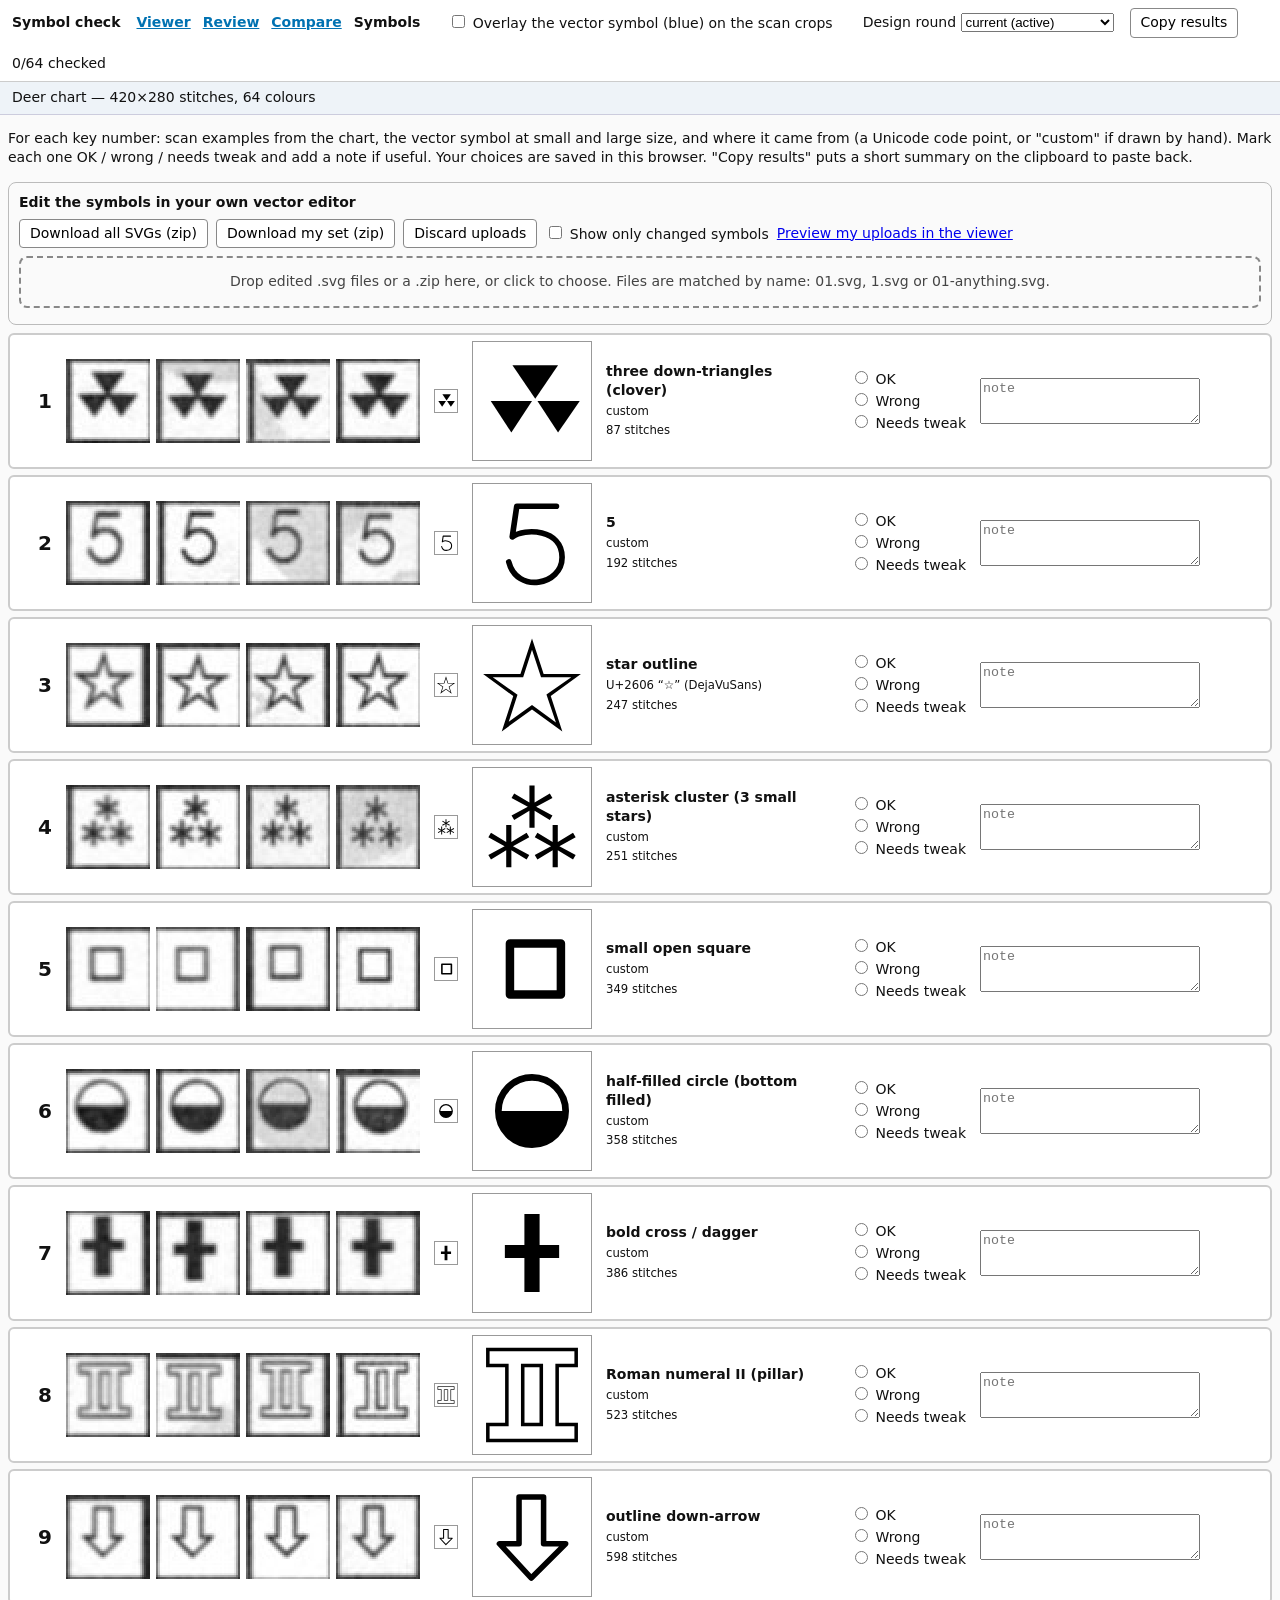
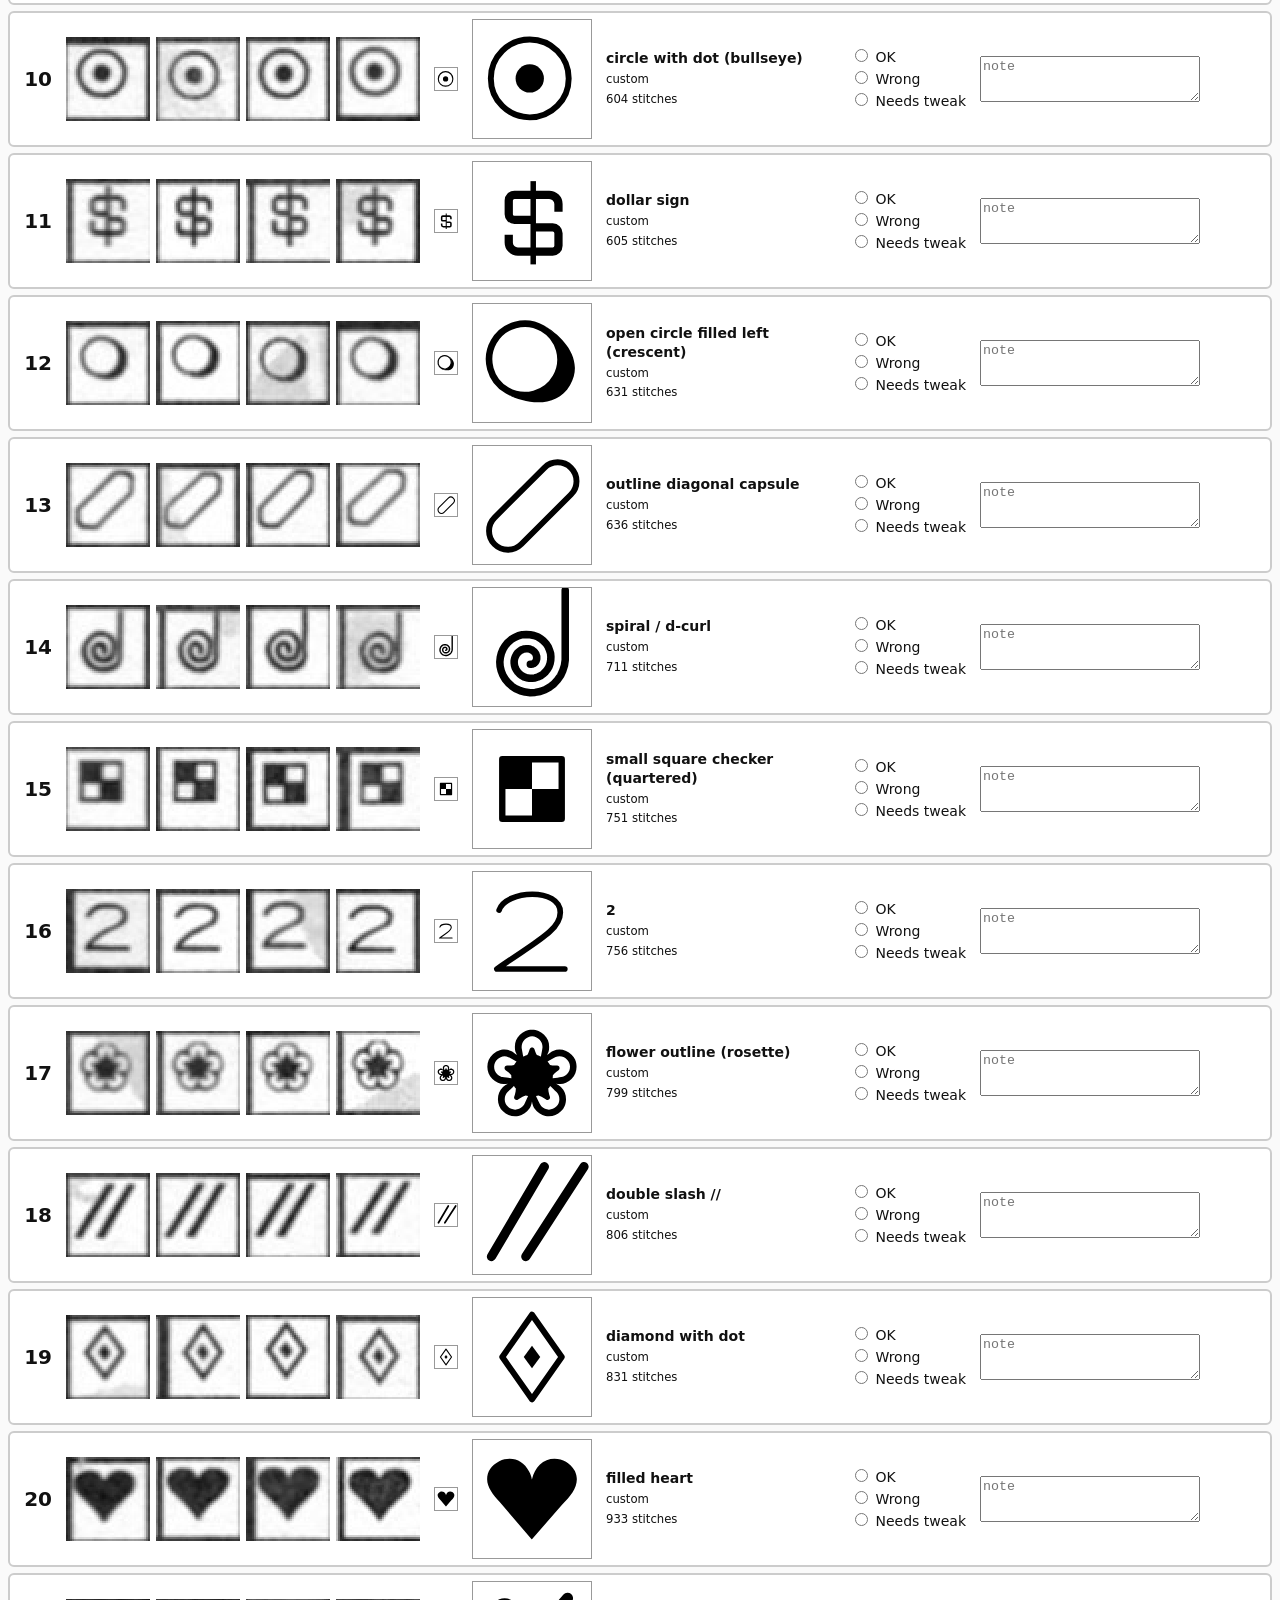
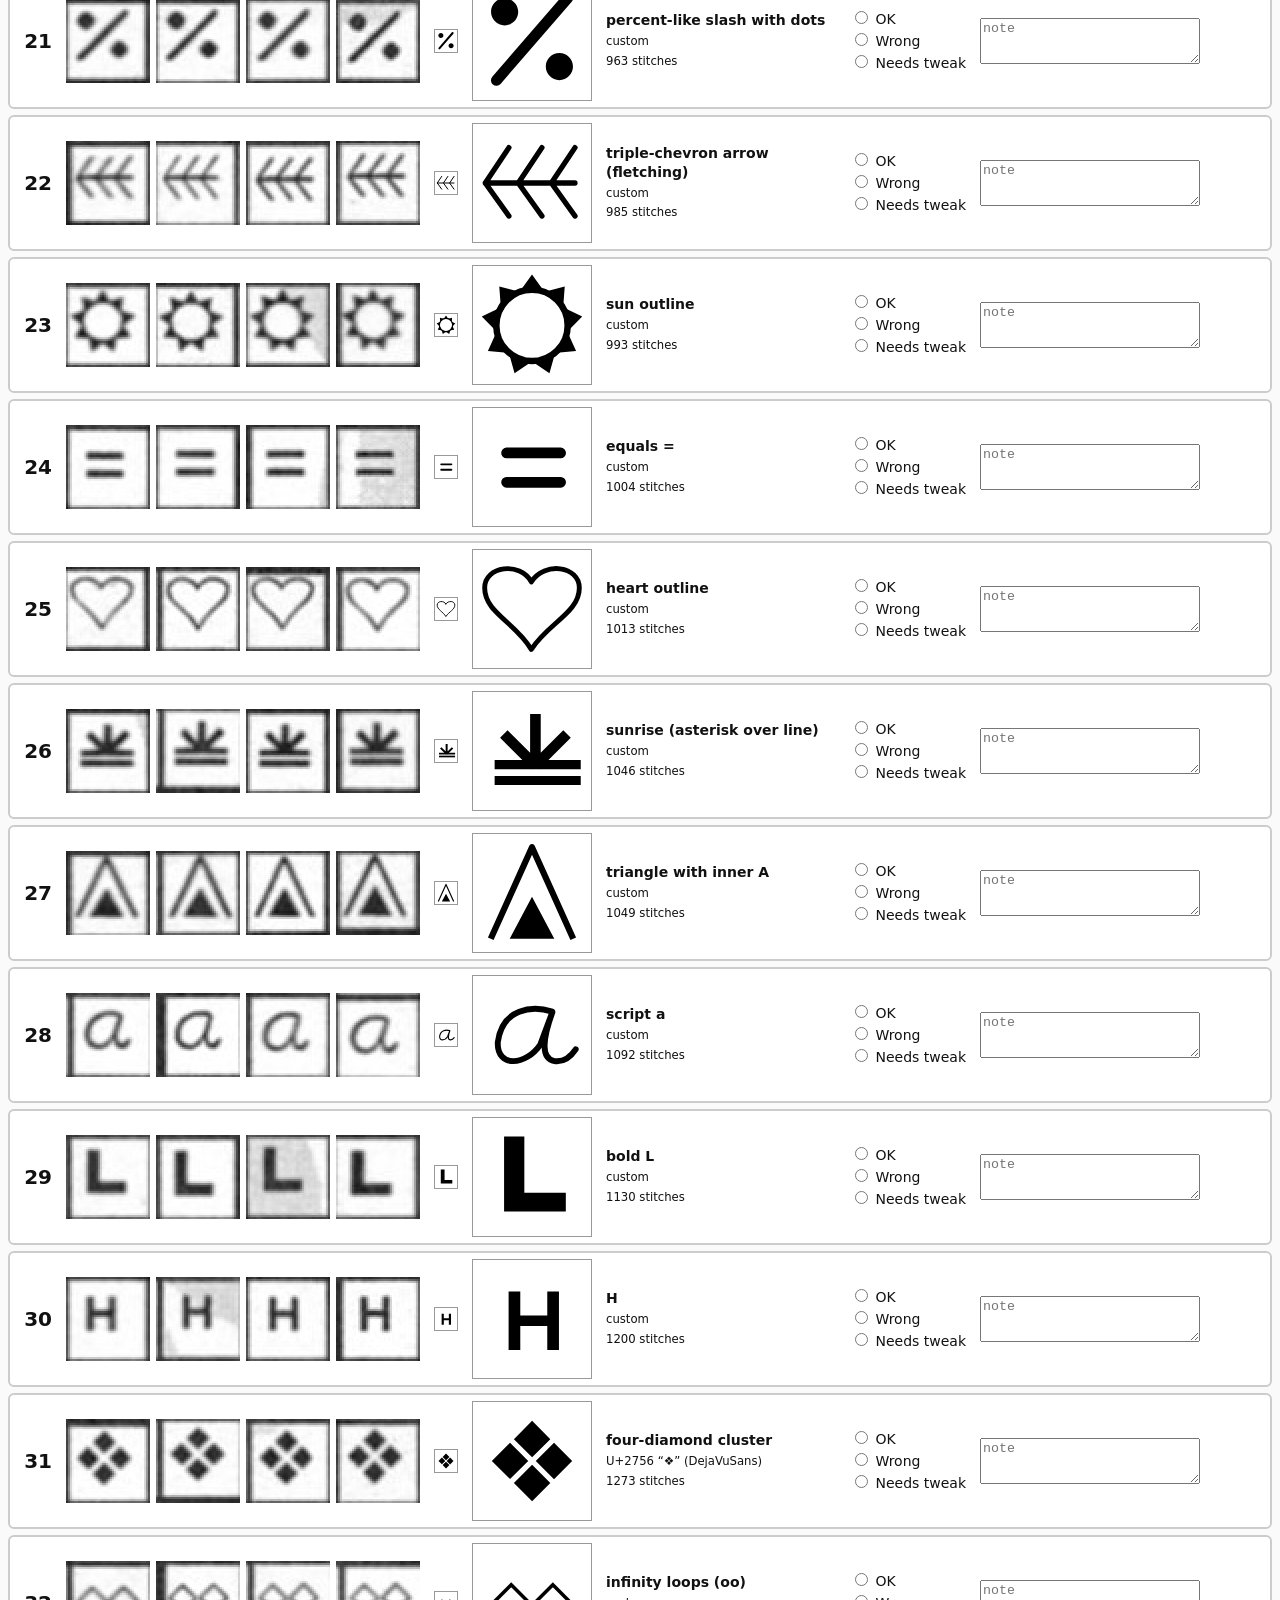
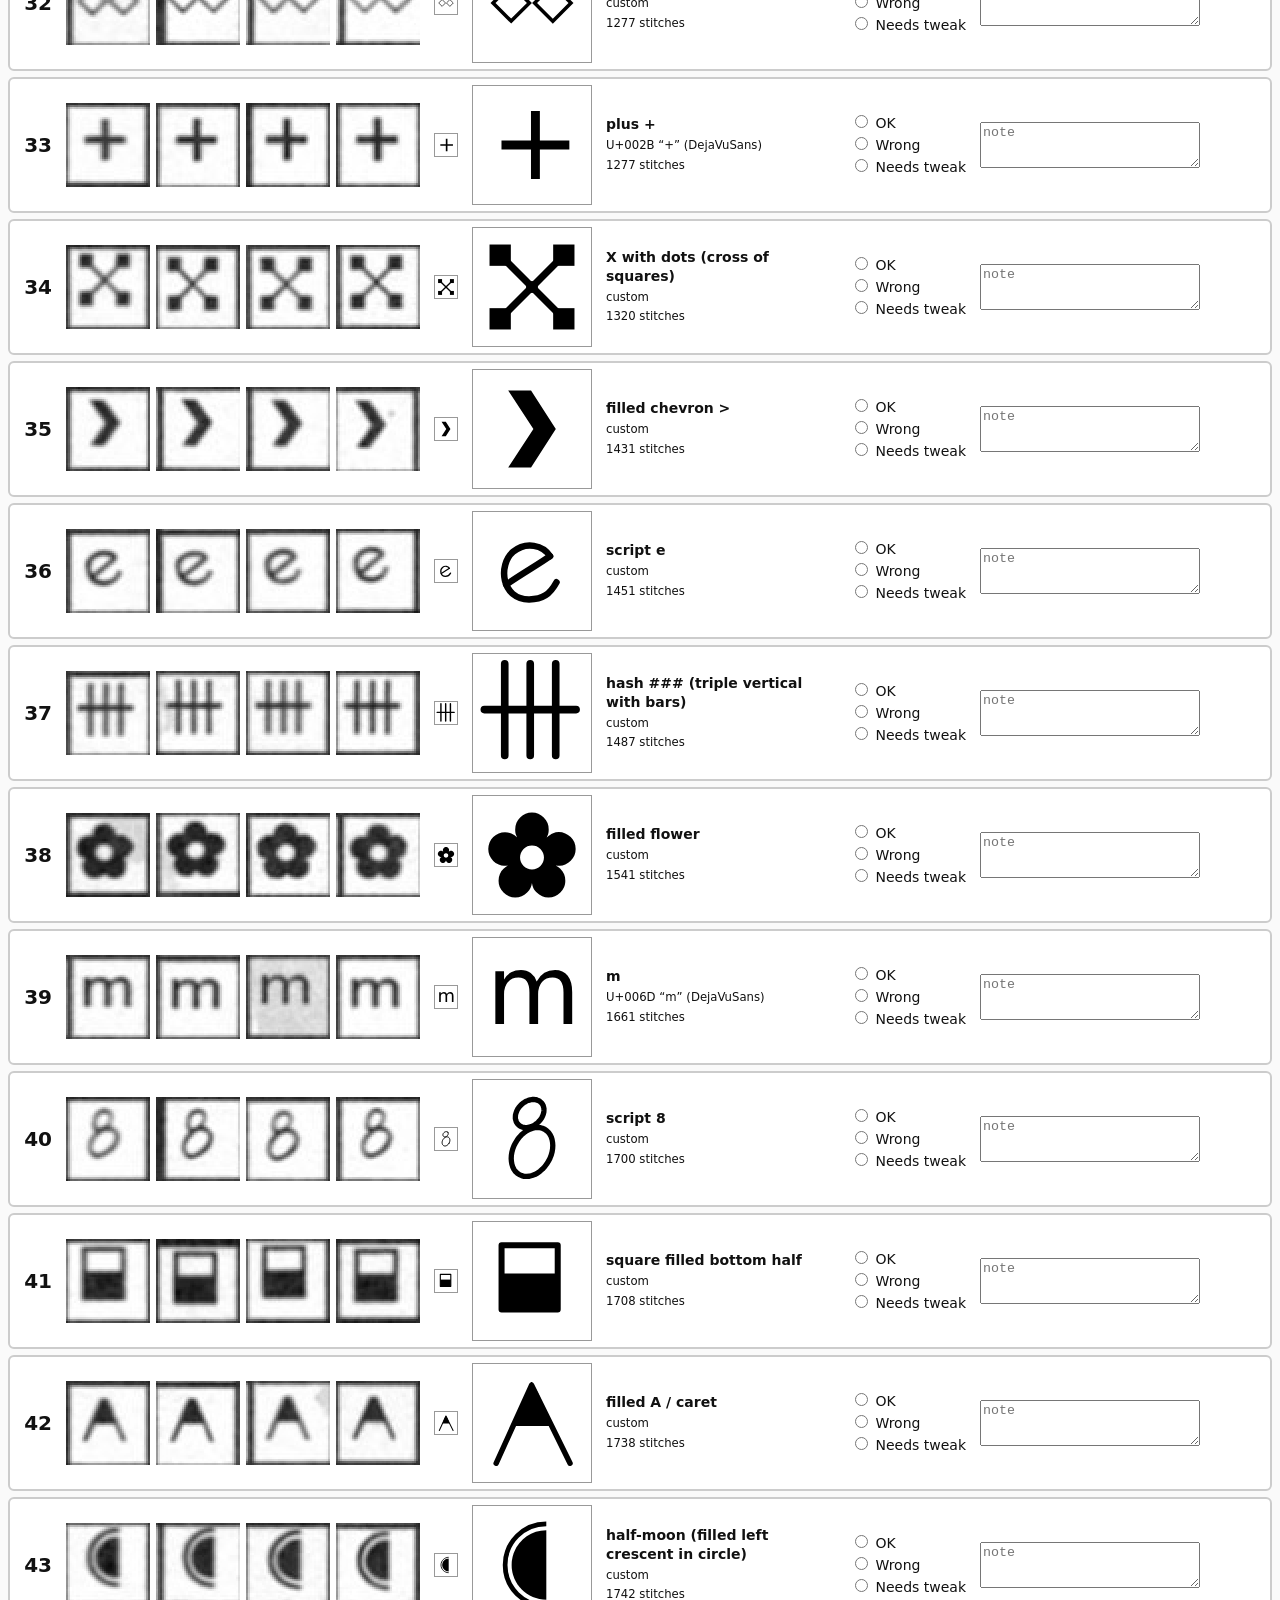
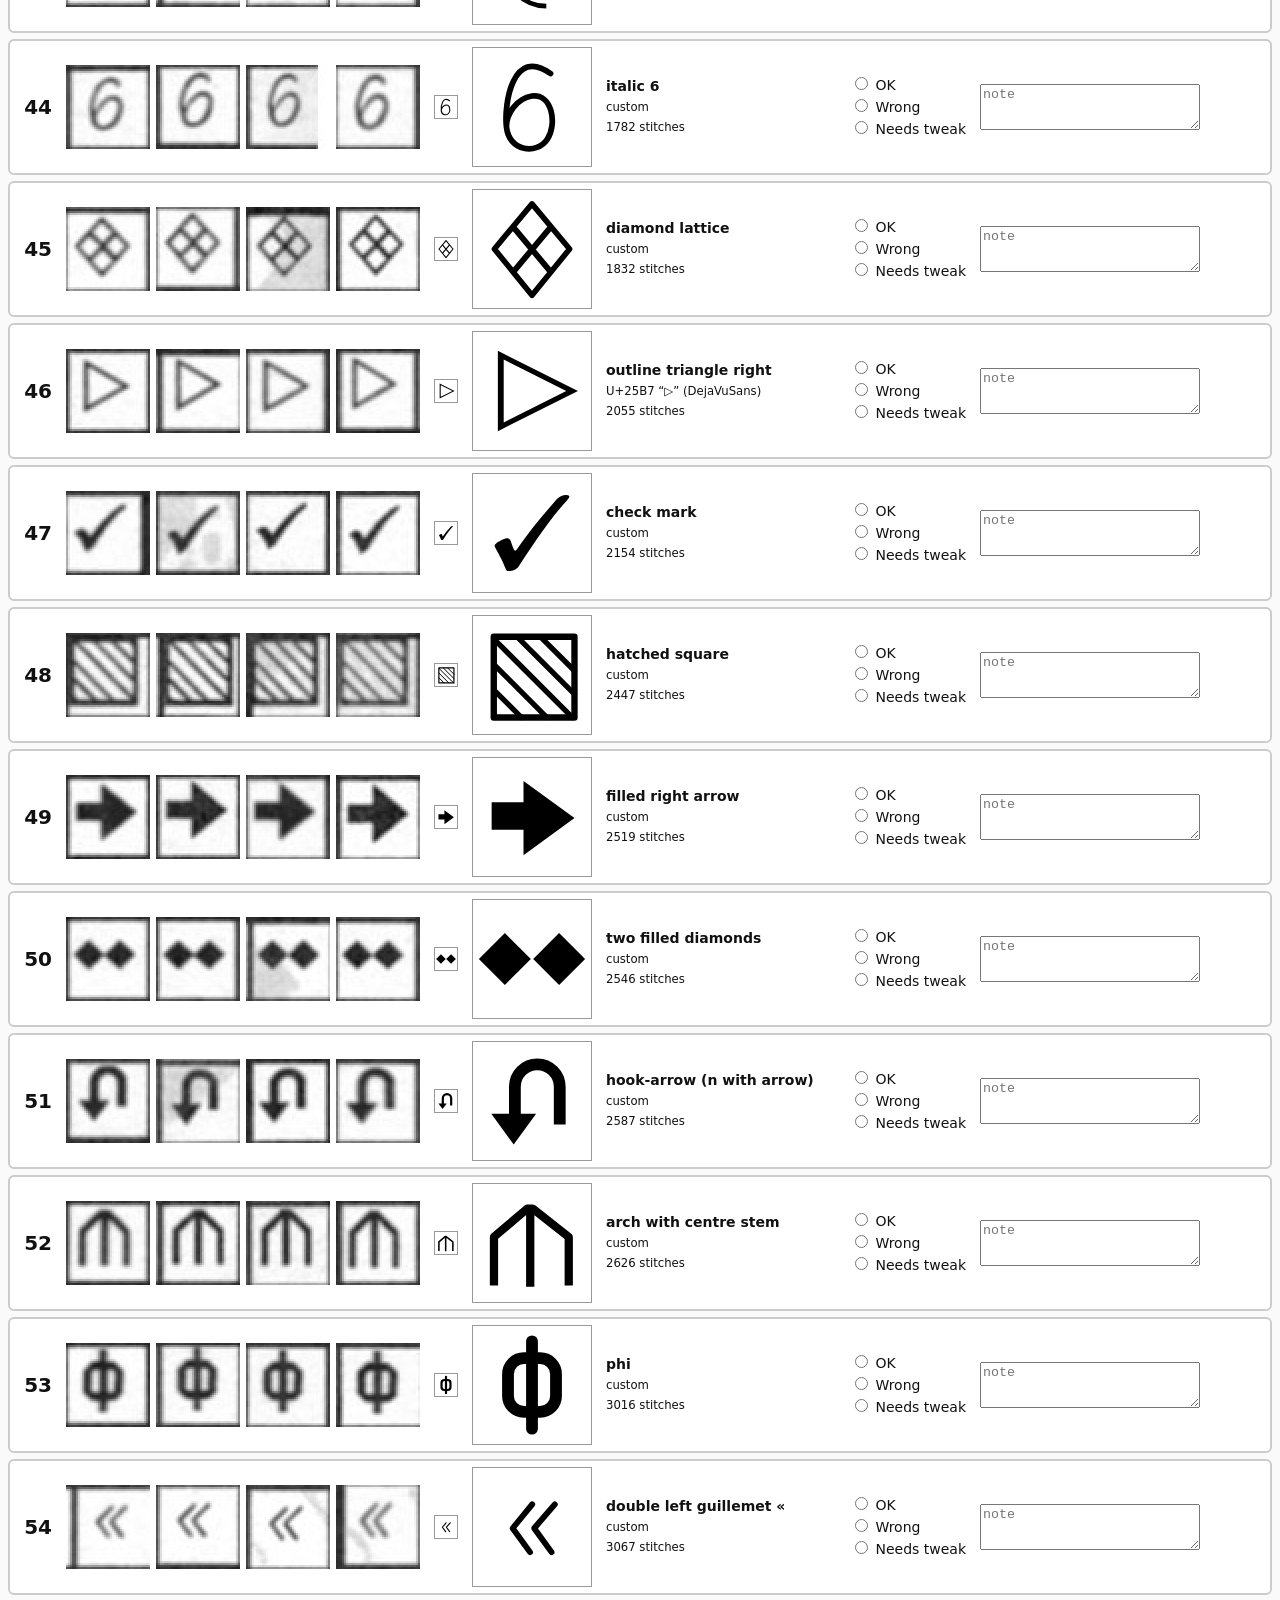
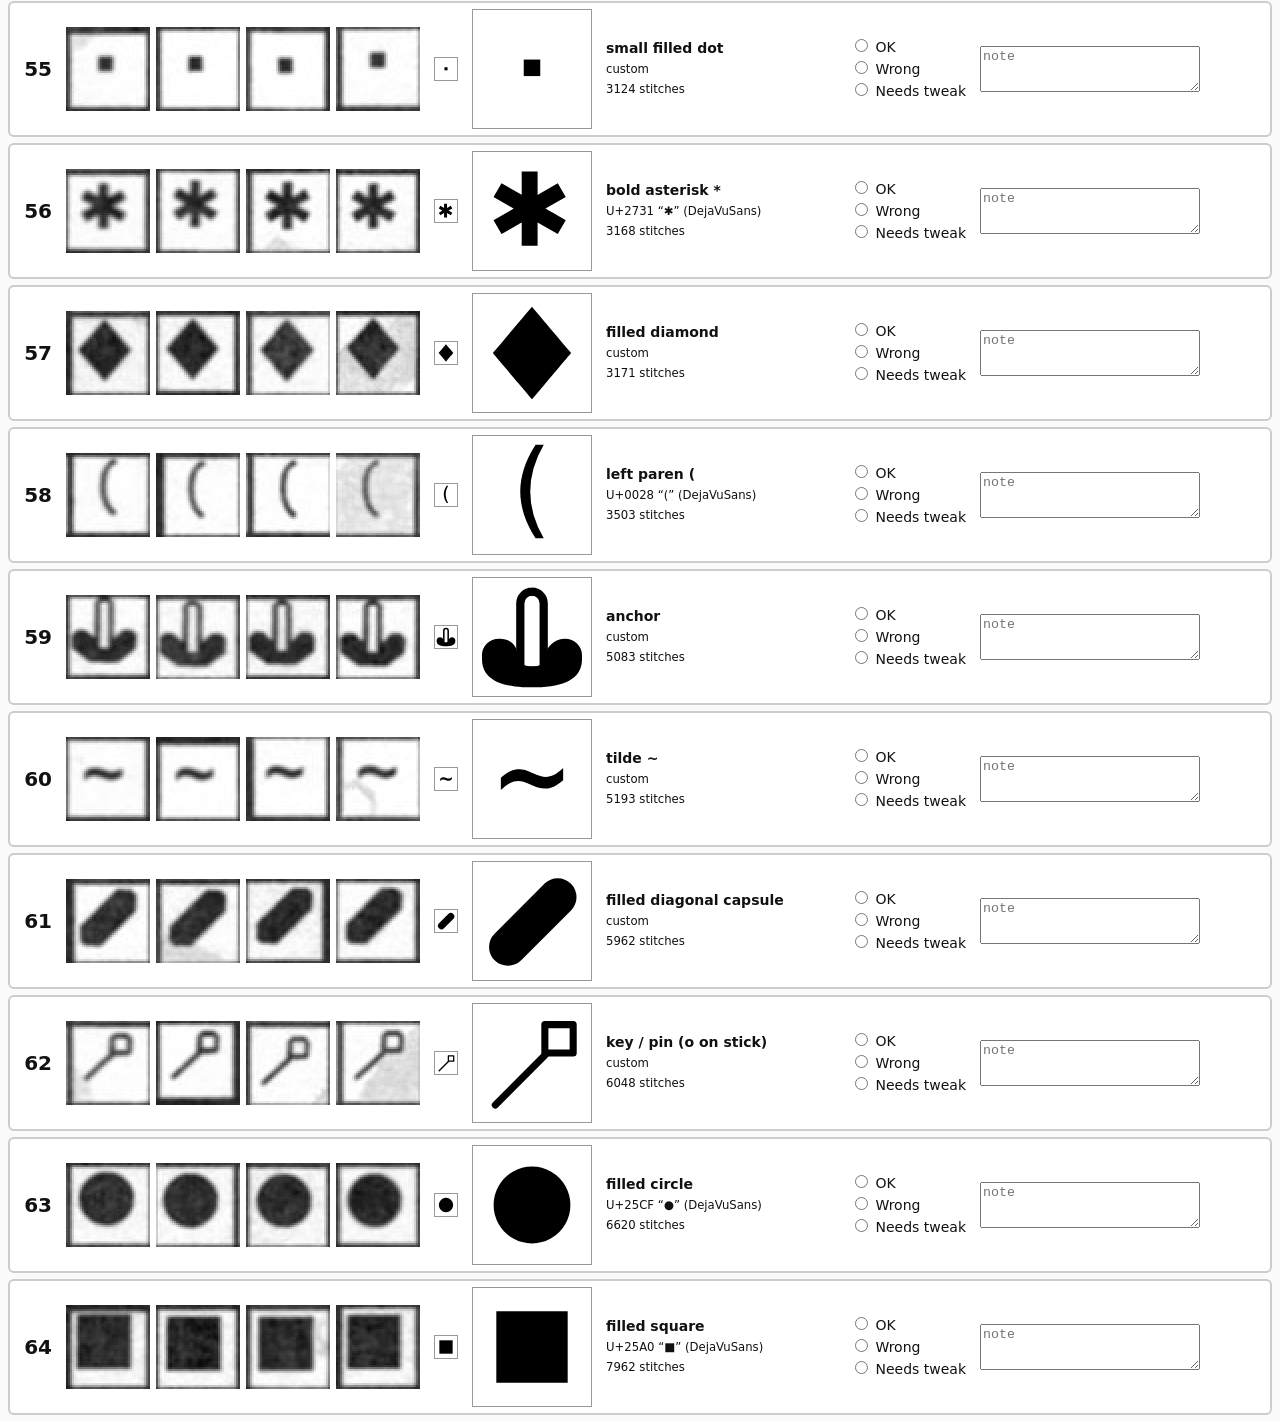
<file: symbols.html>
<!doctype html><html lang="en"><head><meta charset="utf-8"><title>Symbol check</title>
<meta name="viewport" content="width=device-width,initial-scale=1"><link rel="stylesheet" href="css/style.css">
<style>.row{display:flex;gap:14px;align-items:center;background:#fff;border:2px solid #ccc;border-radius:6px;margin:6px 8px;padding:6px}
.row.ok{border-color:#0072B2}.row.wrong,.row.tweak{border-color:#E69F00;border-style:dashed}
.ex{position:relative;width:84px;height:84px}.ex img.scan{width:84px;height:84px;image-rendering:pixelated}.ex img.ov{position:absolute;left:6px;top:6px;width:72px;height:72px;opacity:.55;display:none;filter:invert(27%) sepia(90%) saturate(1500%) hue-rotate(185deg)}
body.overlay .ex img.ov{display:block}.big{width:120px;height:120px;border:1px solid #999;background:#fff}.small{width:24px;height:24px;border:1px solid #999;background:#fff}
.nr{font:700 20px system-ui;width:36px;text-align:right}.meta{width:230px}.st label{display:block}textarea{width:220px;height:46px}.ed{margin:8px;padding:10px;border:1px solid #bbb;border-radius:8px;background:#fafafa}.ed .btns{display:flex;flex-wrap:wrap;gap:8px;align-items:center}
#drop{margin-top:8px;border:2px dashed #888;border-radius:8px;padding:14px;text-align:center;color:#444;cursor:pointer}#drop.over{border-color:#0072B2;background:#e8f2fa}
#upMsg{margin-top:6px;font-size:13px;white-space:pre-wrap}.warn{color:#9a4a00}.card{display:flex;flex-wrap:wrap;gap:14px;align-items:center;background:#fff;border:2px solid #0072B2;border-radius:6px;margin:6px 0;padding:8px}
.card.same{border-color:#ccc}.pair{display:flex;gap:6px;align-items:flex-end}.pair figure{margin:0;text-align:center;font-size:11px}.pair img{width:96px;height:96px;border:1px solid #999;background:#fff}
.ex2{position:relative;width:72px;height:72px}.ex2 img.scan{width:72px;height:72px;image-rendering:pixelated}.ex2 img.ov{position:absolute;left:5px;top:5px;width:62px;height:62px;opacity:.55;display:none;filter:invert(27%) sepia(90%) saturate(1500%) hue-rotate(185deg)}
.card.ovon .ex2 img.ov{display:block}.sc{font:13px system-ui;min-width:170px}.sc b.up{color:#0072B2}.sc b.dn{color:#D55E00}canvas.patch{border:1px solid #999;image-rendering:auto}
#sumTbl{border-collapse:collapse;margin-top:8px;font-size:13px}#sumTbl td,#sumTbl th{border:1px solid #ccc;padding:2px 8px;text-align:right}
</style></head><body>
<header><b>Symbol check</b><nav><a href="index.html">Viewer</a><a href="review.html">Review</a><a href="compare.html">Compare</a><a class="on" href="symbols.html">Symbols</a></nav>
<label><input type="checkbox" id="ovChk"> Overlay the vector symbol (blue) on the scan crops</label>
<label style="margin-left:1em">Design round <select id="rndSel"><option value="">current (active)</option><option value="r0">r0 (original)</option><option value="r1">r1</option><option value="r2">r2</option><option value="r3">r3</option><option value="r4-before-user">r4 (before your edits)</option><option value="r5-user">r5 (your Illustrator set)</option></select></label>
<script>{const q=new URLSearchParams(location.search).get("round")||"";const e=document.getElementById("rndSel");e.value=q;e.onchange=()=>{const u=new URL(location.href);e.value?u.searchParams.set("round",e.value):u.searchParams.delete("round");location.href=u;};}</script>
<button class="btn" id="copyBtn">Copy results</button><span id="copyMsg"></span><span id="prog"></span></header>
<div id="statusbar"><span id="status"></span></div>
<p style="padding:0 8px">For each key number: scan examples from the chart, the vector symbol at small and large size, and where it came from (a Unicode code point, or "custom" if drawn by hand). Mark each one OK / wrong / needs tweak and add a note if useful. Your choices are saved in this browser. "Copy results" puts a short summary on the clipboard to paste back.</p>
<section class="ed" id="editor"><b>Edit the symbols in your own vector editor</b>
<div class="btns" style="margin-top:6px"><button class="btn" id="dlAll">Download all SVGs (zip)</button><button class="btn" id="dlMine">Download my set (zip)</button><button class="btn" id="discard">Discard uploads</button>
<label><input type="checkbox" id="onlyChg"> Show only changed symbols</label><a id="vLink" href="index.html?localsymbols">Preview my uploads in the viewer</a></div>
<div id="drop">Drop edited .svg files or a .zip here, or click to choose. Files are matched by name: 01.svg, 1.svg or 01-anything.svg.<input type="file" id="upIn" multiple accept=".svg,.zip,image/svg+xml,application/zip" hidden></div>
<div id="upMsg"></div><table id="sumTbl" hidden></table><div id="cards"></div></section>
<div id="list"></div>
<script type="module">
import {start,keyMap} from './js/bundle.js';
import {loadSymbols,symUrl} from './js/symbols.js';
const LS='deerchart:symbolcheck';let st={};try{st=JSON.parse(localStorage.getItem(LS))||{};}catch(e){}
const save=()=>{try{localStorage.setItem(LS,JSON.stringify(st));}catch(e){}prog();};
let B;function prog(){const n=B?B.key.length:64,d=Object.values(st).filter(v=>v.s).length;document.getElementById('prog').textContent=` ${d}/${n} checked`;}
async function onLoad(b){B=b;const SYM=await loadSymbols();const el=document.getElementById('list');
  el.innerHTML=b.key.map(k=>{const s=SYM[k.nr],v=st[k.nr]||{};const src=s.kind==='unicode'?`${s.codepoint} “${s.char}” (${s.font})`:'custom';
    return `<div class="row ${v.s||''}" id="r${k.nr}"><div class="nr">${k.nr}</div>
     <div style="display:flex;gap:6px">${(b.examples?.[k.nr]||[]).map(u=>`<div class="ex"><img class="scan" src="${u}"><img class="ov" src="${symUrl(k.nr)}"></div>`).join('')}</div>
     <img class="small" src="${symUrl(k.nr)}" alt=""><img class="big" src="${symUrl(k.nr)}" alt="">
     <div class="meta"><b>${k.symbol}</b><br><small>${src}</small><br><small>${k.count} stitches</small></div>
     <div class="st">${['ok','wrong','tweak'].map(x=>`<label><input type="radio" name="s${k.nr}" value="${x}" ${v.s===x?'checked':''}> ${x==='ok'?'OK':x==='wrong'?'Wrong':'Needs tweak'}</label>`).join('')}</div>
     <textarea placeholder="note" data-nr="${k.nr}">${v.n||''}</textarea></div>`;}).join('');
  el.querySelectorAll('input[type=radio]').forEach(r=>r.onchange=()=>{const nr=r.name.slice(1);st[nr]={...(st[nr]||{}),s:r.value};document.getElementById('r'+nr).className='row '+r.value;save();});
  el.querySelectorAll('textarea').forEach(t=>t.oninput=()=>{const nr=t.dataset.nr;st[nr]={...(st[nr]||{}),n:t.value};save();});prog();}
document.getElementById('ovChk').onchange=e=>document.body.classList.toggle('overlay',e.target.checked);
function summary(){const g={ok:[],wrong:[],tweak:[]},notes=[],todo=[];
  for(let n=1;n<=(B?B.key.length:64);n++){const v=st[n]||{};if(v.s)g[v.s].push(n);else todo.push(n);if(v.n&&v.n.trim())notes.push(`${n}:${v.n.trim().replace(/[;|\n]+/g,' ')}`);}
  const rng=a=>a.reduce((o,n,i)=>{if(i&&n===a[i-1]+1){o[o.length-1][1]=n;}else o.push([n,n]);return o;},[]).map(([a,b])=>a===b?a:a+'-'+b).join(',');
  return `SYMCHECK1|ok:${rng(g.ok)}|wrong:${rng(g.wrong)}|tweak:${rng(g.tweak)}|unchecked:${rng(todo)}|notes:${notes.join(';')}`;}
document.getElementById('copyBtn').onclick=async()=>{const t=summary();try{await navigator.clipboard.writeText(t);document.getElementById('copyMsg').textContent=' Copied.';}
  catch(e){prompt('Copy this text:',t);}};

// ---------- symbol editing: download, upload, score, preview ----------
import {makeZip,readZip} from './js/zip.js';
import {flatSvg,README,sanitize,nrFromName,score,sameInk,getUploads,setUploads} from './js/symedit.js';
const $=id=>document.getElementById(id),pad=n=>String(n).padStart(2,'0');
let SYMJ=null,CUR={},IMG={},UPIMG={},SCORE={};
const durl=svg=>'data:image/svg+xml;charset=utf-8,'+encodeURIComponent(svg);
const img=src=>new Promise(r=>{const i=new Image();i.onload=()=>r(i);i.onerror=()=>r(null);i.src=src;});
async function edInit(){SYMJ=await (await fetch('symbols/symbols.json',{cache:'no-cache'})).json();
  for(let n=1;n<=64;n++){CUR[n]=flatSvg(SYMJ[n]);IMG[n]=await img(durl(CUR[n]));}renderUploads();}
function saveAs(blob,name){const a=document.createElement('a');a.href=URL.createObjectURL(blob);a.download=name;document.body.appendChild(a);a.click();setTimeout(()=>{URL.revokeObjectURL(a.href);a.remove();},1000);}
$('dlAll').onclick=()=>{const f=[{name:'symbols/README.txt',data:README}];for(let n=1;n<=64;n++)f.push({name:`symbols/${pad(n)}.svg`,data:CUR[n]});saveAs(makeZip(f),'chart-symbols.zip');};
$('dlMine').onclick=()=>{const U=getUploads(),f=[{name:'symbols/README.txt',data:README+'\nUploaded overrides in this set: '+(Object.keys(U).sort((a,b)=>a-b).join(', ')||'none')+'\n'}];
  for(let n=1;n<=64;n++)f.push({name:`symbols/${pad(n)}.svg`,data:U[n]?U[n].svg:CUR[n]});saveAs(makeZip(f),'my-chart-symbols.zip');};
$('discard').onclick=()=>{if(!Object.keys(getUploads()).length||confirm('Discard all uploaded symbols stored in this browser?')){setUploads({});UPIMG={};SCORE={};$('upMsg').textContent='Uploads discarded.';renderUploads();}};
$('onlyChg').onchange=renderUploads;
const drop=$('drop');drop.onclick=()=>$('upIn').click();$('upIn').onchange=e=>handle([...e.target.files]);
drop.ondragover=e=>{e.preventDefault();drop.classList.add('over');};drop.ondragleave=()=>drop.classList.remove('over');
drop.ondrop=e=>{e.preventDefault();drop.classList.remove('over');handle([...e.dataTransfer.files]);};
async function handle(files){const items=[],msg=[];
  for(const f of files){if(/\.zip$/i.test(f.name)){try{for(const z of await readZip(await f.arrayBuffer()))if(/\.svg$/i.test(z.name)&&!/(^|\/)(__MACOSX|\.)/.test(z.name))items.push({name:z.name,text:new TextDecoder().decode(z.data)});}catch(e){msg.push(`${f.name}: ${e.message}`);}}
    else if(/\.svg$/i.test(f.name))items.push({name:f.name,text:await f.text()});else msg.push(`${f.name}: skipped (not .svg or .zip)`);}
  const U=getUploads();let ok=0;
  for(const it of items){const nr=nrFromName(it.name);if(!nr){msg.push(`${it.name}: no symbol number in the file name, skipped`);continue;}
    try{const {svg,warns}=sanitize(it.text);U[nr]={svg,name:it.name.split('/').pop(),warns,at:Date.now()};delete SCORE[nr];delete UPIMG[nr];ok++;if(warns.length)msg.push(`#${nr} ${it.name}: ${warns.join('; ')}`);}
    catch(e){msg.push(`${it.name}: ${e.message}, skipped`);}}
  try{setUploads(U);}catch(e){msg.push('Could not store uploads in this browser: '+e.message);}
  $('upMsg').innerHTML=`<b>${ok} symbol${ok===1?'':'s'} loaded.</b>`+(msg.length?'\n<span class="warn">'+msg.map(m=>m.replace(/</g,'&lt;')).join('\n')+'</span>':'');renderUploads();}
function spot(nr){const R=B.grid.rows,C=B.grid.cols,g=B.grid.nr;let best=null,bv=-1,seen=0;
  for(let i=0;i<g.length&&seen<600;i++){if(g[i]!==nr)continue;seen++;const r=(i/C)|0,q=i%C;if(r<2||q<3||r>R-3||q>C-4)continue;const set=new Set();
    for(let y=-2;y<=2;y++)for(let x=-3;x<=3;x++)set.add(g[(r+y)*C+q+x]);if(set.size>bv){bv=set.size;best={r,q};}}return best;}
function patch(nr,px){const c=document.createElement('canvas'),W=7,H=5,d=window.devicePixelRatio||1;c.width=W*px*d;c.height=H*px*d;c.style.width=W*px+'px';c.style.height=H*px+'px';c.className='patch';
  const x=c.getContext('2d');x.scale(d,d);x.fillStyle='#fff';x.fillRect(0,0,W*px,H*px);const p=spot(nr);if(!p)return c;const C=B.grid.cols,sz=px*0.86,o=(px-sz)/2;
  for(let y=0;y<H;y++)for(let q=0;q<W;q++){const v=B.grid.nr[(p.r+y-2)*C+p.q+q-3],im=v===nr?(UPIMG[nr]||IMG[v]):IMG[v];if(im)x.drawImage(im,q*px+o,y*px+o,sz,sz);}
  x.strokeStyle='rgba(0,0,0,.18)';x.lineWidth=1;for(let i=1;i<W;i++){x.beginPath();x.moveTo(i*px+.5,0);x.lineTo(i*px+.5,H*px);x.stroke();}for(let i=1;i<H;i++){x.beginPath();x.moveTo(0,i*px+.5);x.lineTo(W*px,i*px+.5);x.stroke();}
  x.strokeStyle='#E69F00';x.lineWidth=2;x.strokeRect(3*px+1,2*px+1,px-2,px-2);return c;}
let rTok=0;async function renderUploads(){const tok=++rTok;const U=getUploads(),nrs=Object.keys(U).map(Number).sort((a,b)=>a-b),box=$('cards');
  for(const n of nrs){if(!UPIMG[n])UPIMG[n]=await img(durl(U[n].svg));if(!SCORE[n]){const cur=await score(CUR[n],n),nw=await score(U[n].svg,n);SCORE[n]={cur,nw,same:await sameInk(U[n].svg,CUR[n])};}if(tok!==rTok)return;}
  const only=$('onlyChg').checked,show=nrs.filter(n=>!only||!SCORE[n].same);
  const t=$('sumTbl');t.hidden=!nrs.length;const f=v=>v.toFixed(3),dl=s=>{const d=s.nw-s.cur;return `<b class="${d>=0?'up':'dn'}">${d>=0?'+':''}${d.toFixed(3)}</b>`;};
  t.innerHTML='<tr><th>nr</th><th>file</th><th>current</th><th>uploaded</th><th>Δ score</th><th>changed</th></tr>'+show.map(n=>`<tr><td>${n}</td><td style="text-align:left">${U[n].name.replace(/</g,'&lt;')}</td><td>${f(SCORE[n].cur)}</td><td>${f(SCORE[n].nw)}</td><td class="sc">${dl(SCORE[n])}</td><td>${SCORE[n].same?'no':'yes'}</td></tr>`).join('');
  box.innerHTML='';const K=keyMap(B);
  for(const n of show){const s=SCORE[n],k=K[n],d=document.createElement('div');d.className='card'+(s.same?' same':'');
    d.innerHTML=`<div class="nr">${n}</div><div class="pair"><figure><img src="${durl(CUR[n])}"><figcaption>current</figcaption></figure><figure><img src="${durl(U[n].svg)}"><figcaption>uploaded</figcaption></figure></div>
      <div style="display:flex;gap:4px">${(B.examples?.[n]||[]).map(u=>`<div class="ex2"><img class="scan" src="${u}"><img class="ov" src="${durl(U[n].svg)}"></div>`).join('')}</div>
      <div class="sc"><b>${k?String(k.symbol).replace(/</g,'&lt;'):''}</b> ${U[n].name.replace(/</g,'&lt;')}<br>match vs scan: current ${f(s.cur)} → new ${f(s.nw)} (${dl(s)})<br><label><input type="checkbox" class="ovt"> overlay on scan</label>${U[n].warns?.length?`<br><span class="warn">${U[n].warns.join('; ').replace(/&/g,'&amp;').replace(/</g,'&lt;')}</span>`:''}</div>
      <div class="pv"></div>`;
    d.querySelector('.ovt').onchange=e=>d.classList.toggle('ovon',e.target.checked);const pv=d.querySelector('.pv');pv.append(patch(n,12),document.createElement('br'),patch(n,24));box.appendChild(d);}}
const _onLoad=onLoad;start(async b=>{await _onLoad(b);await edInit();});
</script></body></html>
</file>
<file: css/style.css>
:root{--blue:#0072B2;--orange:#E69F00;--ink:#111;--bg:#fafafa}
*{box-sizing:border-box}body{margin:0;font:14px/1.4 system-ui,sans-serif;color:var(--ink);background:var(--bg)}
header{display:flex;gap:16px;align-items:center;padding:8px 12px;background:#fff;border-bottom:1px solid #ccc;flex-wrap:wrap}
header nav a{margin-right:12px;color:var(--blue);font-weight:600}header nav a.on{color:var(--ink);text-decoration:none}
#statusbar{display:flex;gap:8px;align-items:center;flex-wrap:wrap;padding:6px 12px;background:#eef3f8;border-bottom:1px solid #ccd}
.btn{display:inline-block;padding:4px 10px;border:1px solid #888;border-radius:4px;background:#fff;cursor:pointer;font:inherit}
.btn.sel{border:2px solid var(--blue);background:#e6f0f8}
main{display:flex;height:calc(100vh - 92px)}#side{width:340px;overflow:auto;border-right:1px solid #ccc;padding:8px;background:#fff}
#stage{flex:1;position:relative;overflow:hidden}canvas{display:block}
.legend-row{display:flex;align-items:center;gap:6px;padding:2px 4px;cursor:pointer;border:2px solid transparent;border-radius:4px}
.legend-row.on{border-color:var(--blue);background:#e6f0f8}.legend-row img{width:22px;height:22px;border:1px solid #999;background:#fff}
.sw{width:22px;height:22px;border:1px solid #333;flex:none}.mono{font-family:ui-monospace,monospace}
#tip{position:absolute;pointer-events:none;background:#fff;border:1px solid #333;padding:4px 6px;font-size:13px;display:none;white-space:nowrap}
.mismatch{font-weight:700;color:#000;background:#ffe9b3}
table{border-collapse:collapse}td,th{border:1px solid #ccc;padding:2px 6px;text-align:right}
.card{display:inline-flex;gap:8px;align-items:center;border:2px solid #ccc;border-radius:6px;padding:6px;margin:4px;background:#fff;vertical-align:top}
.card.done{border-color:var(--blue)}.card img.crop{width:84px;height:84px;image-rendering:pixelated}.card img.g{width:40px;height:40px;border:1px solid #999}
.card .opts{display:flex;flex-direction:column;gap:3px}
</file>
